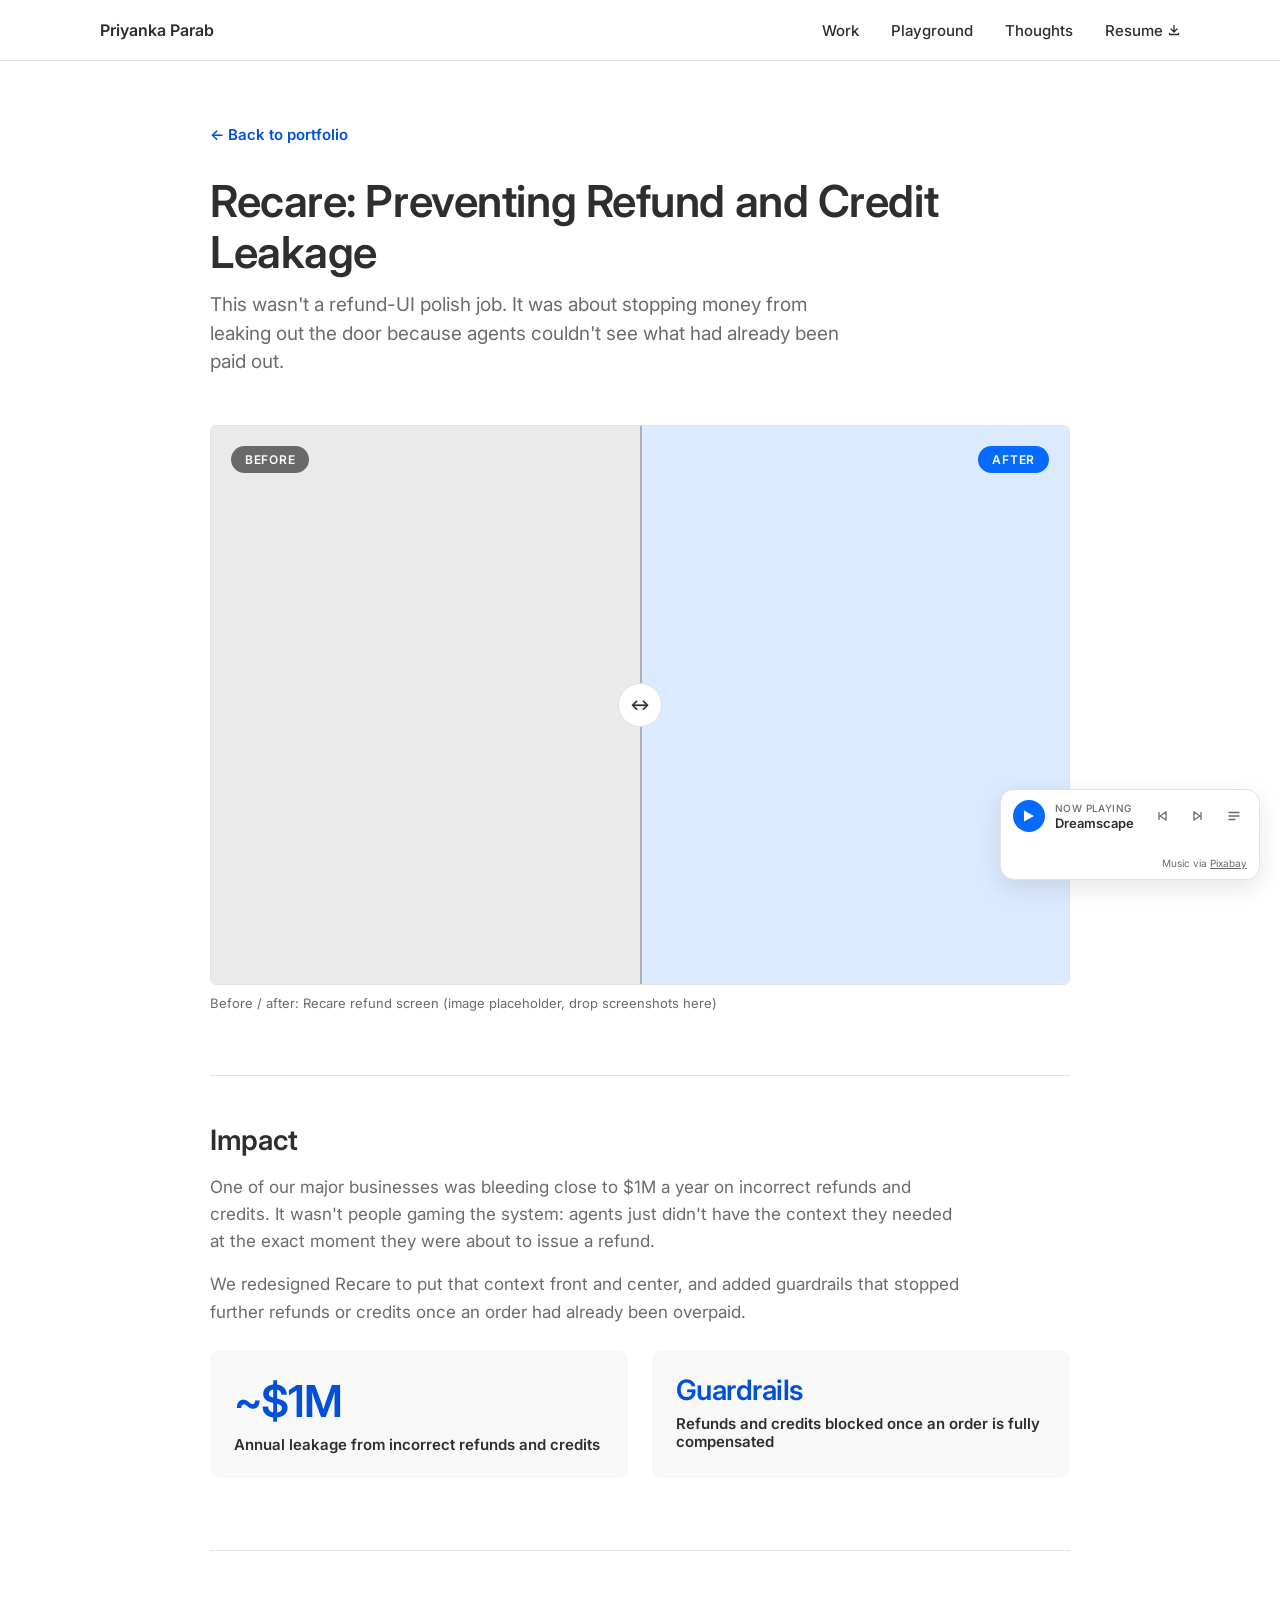
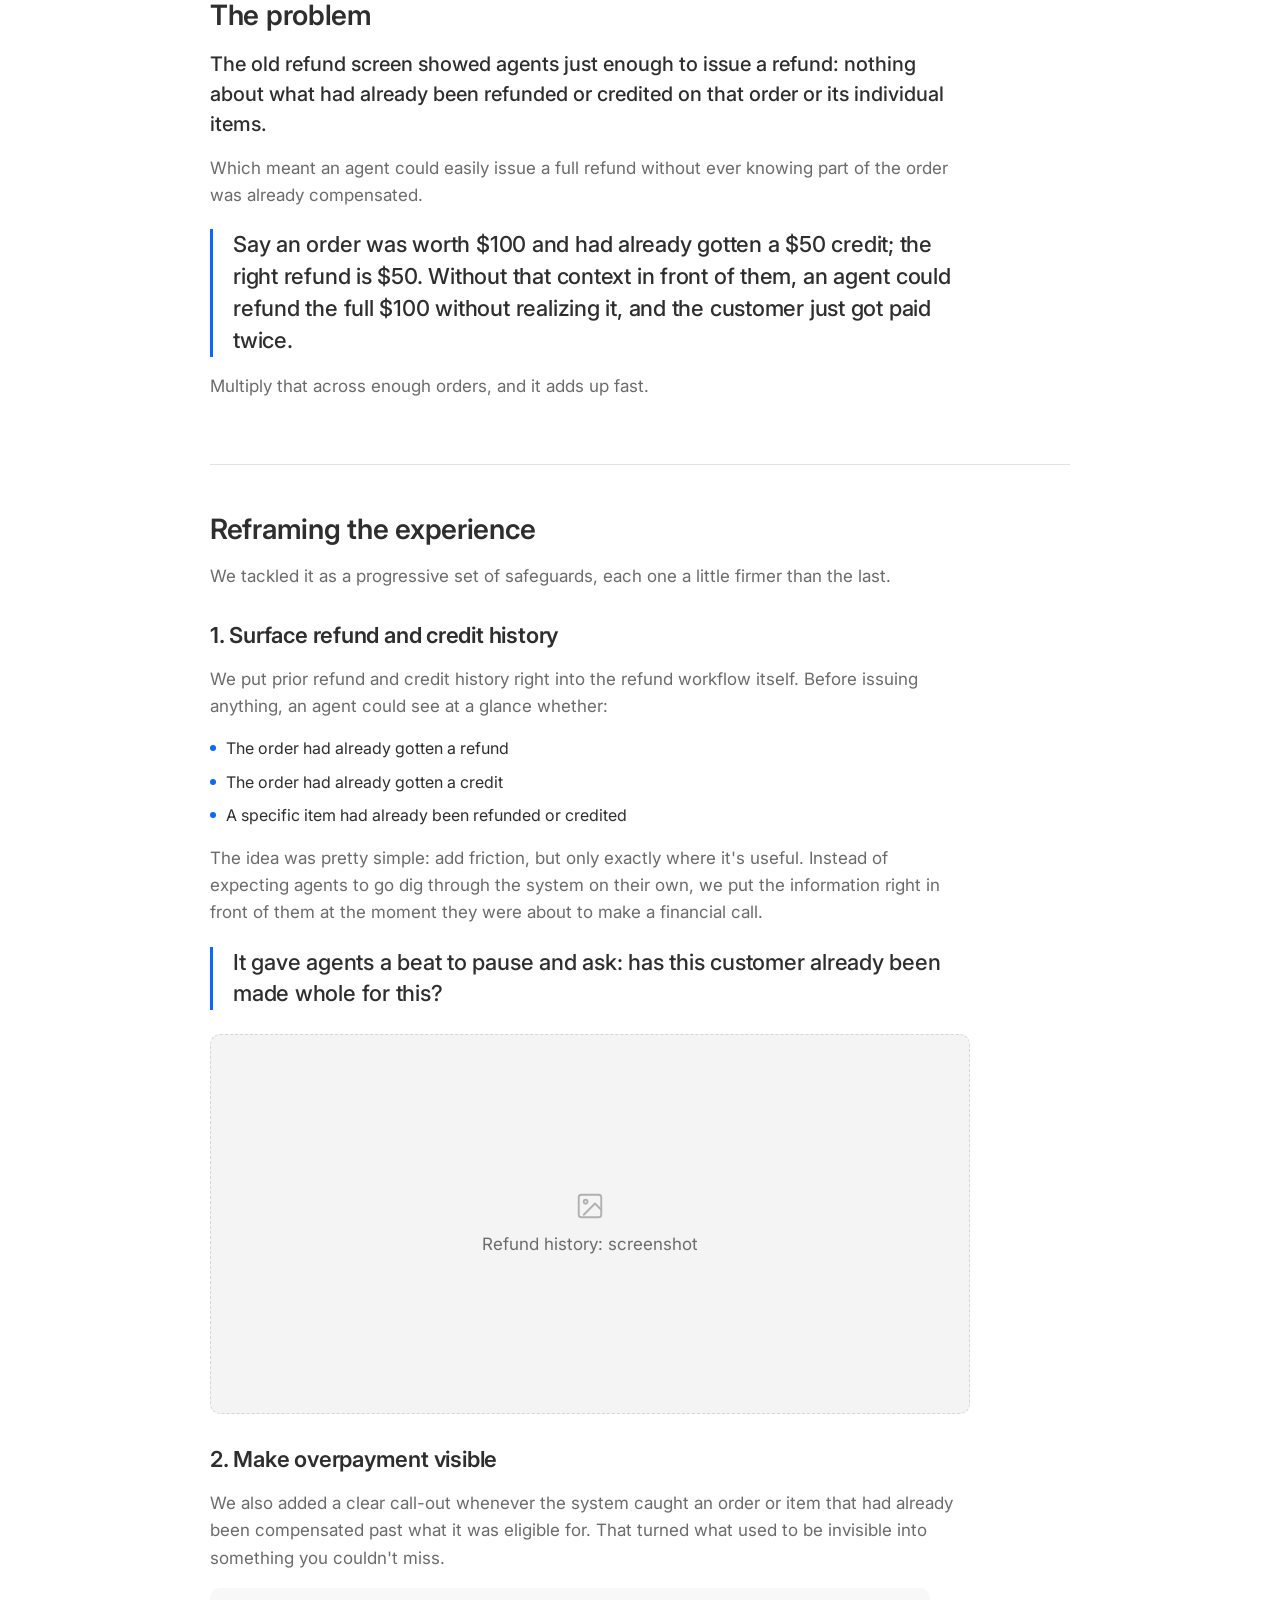
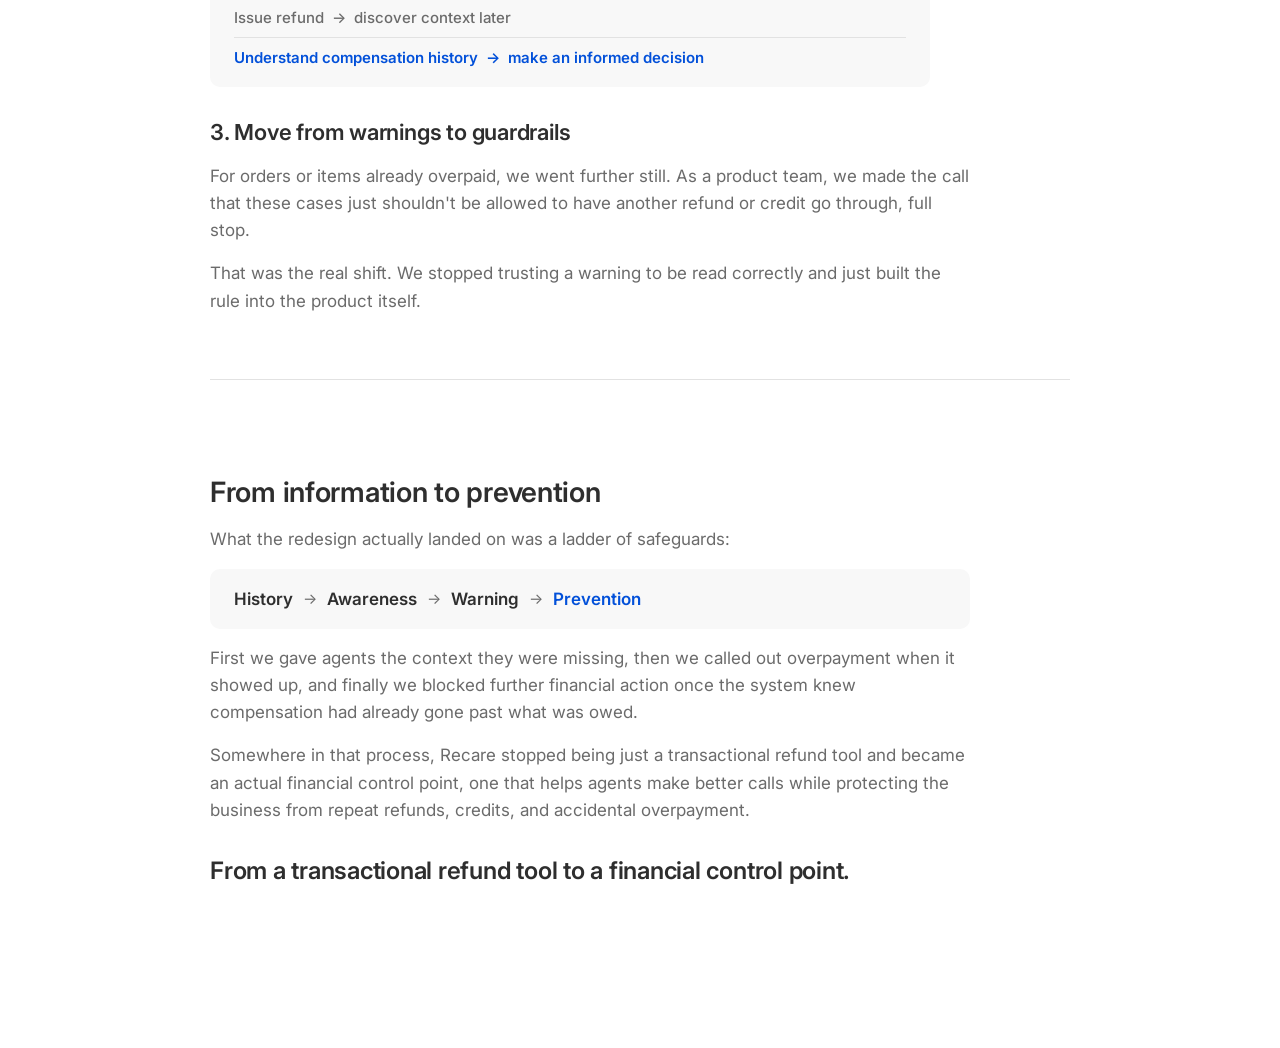
<file: case-study-recare.html>
<!DOCTYPE html>
<html lang="en">
<head>
  <meta charset="UTF-8" />
  <meta name="viewport" content="width=device-width, initial-scale=1.0" />
  <title>Recare | Priyanka Parab</title>
  <link rel="icon" href="images/favicon.svg" type="image/svg+xml" />
  <link rel="icon" href="images/favicon-32.png" sizes="32x32" type="image/png" />
  <link rel="apple-touch-icon" href="images/apple-touch-icon.png" />
  <meta name="description" content="Redesigning Recare to surface compensation history upfront and introduce guardrails that prevent financial leakage." />
  <meta name="robots" content="noindex, nofollow, noarchive" />
  <link rel="preconnect" href="https://fonts.googleapis.com">
  <link rel="preconnect" href="https://fonts.gstatic.com" crossorigin>
  <link href="https://fonts.googleapis.com/css2?family=Inter:wght@400;500;600&display=swap" rel="stylesheet">
  <link rel="stylesheet" href="styles.css" />
</head>
<body>
  <header class="nav">
    <div class="nav-inner">
      <a class="nav-name" href="index.html#top">Priyanka Parab</a>
      <button class="nav-toggle" id="navToggle" aria-label="Toggle menu" aria-expanded="false" aria-controls="navLinks">
        <span></span>
        <span></span>
        <span></span>
      </button>
      <nav class="nav-links" id="navLinks">
        <a href="index.html#work">Work</a>
        <a href="index.html#playground">Playground</a>
        <a href="index.html#thoughts">Thoughts</a>
        <a class="nav-resume" href="files/priyanka-parab-resume.pdf" download="Priyanka-Parab-Resume.pdf">Resume<svg width="12" height="12" viewBox="0 0 12 12" fill="none" xmlns="http://www.w3.org/2000/svg"><path d="M6 1.5V8M6 8L3 5M6 8L9 5" stroke="currentColor" stroke-width="1.3" stroke-linecap="round" stroke-linejoin="round"/><path d="M1.5 9.5V10.5H10.5V9.5" stroke="currentColor" stroke-width="1.3" stroke-linecap="round" stroke-linejoin="round"/></svg></a>
      </nav>
    </div>
  </header>

  <main class="page case-study-page cs-recare" id="top">
    <a class="link-accent" href="index.html#work">← Back to portfolio</a>

    <div class="cs-header">
      <h1 class="cs-title">Recare: Preventing Refund and Credit Leakage</h1>
      <p class="cs-subtitle">This wasn't a refund-UI polish job. It was about stopping money from leaking out the door because agents couldn't see what had already been paid out.</p>
    </div>

    <div class="cs-compare">
      <div class="cs-compare-frame">
        <div class="cs-compare-panel is-before"><span class="cs-compare-badge is-before">Before</span></div>
        <div class="cs-compare-panel is-after"><span class="cs-compare-badge is-after">After</span></div>
        <div class="cs-compare-divider"></div>
        <div class="cs-compare-handle">↔</div>
      </div>
      <p class="cs-compare-caption">Before / after: Recare refund screen (image placeholder, drop screenshots here)</p>
    </div>

    <hr class="divider" />

    <div class="cs-section">
      <h2>Impact</h2>
      <p>One of our major businesses was bleeding close to $1M a year on incorrect refunds and credits. It wasn't people gaming the system: agents just didn't have the context they needed at the exact moment they were about to issue a refund.</p>
      <p>We redesigned Recare to put that context front and center, and added guardrails that stopped further refunds or credits once an order had already been overpaid.</p>
    </div>

    <div class="cs-stats">
      <div class="cs-stat">
        <span class="cs-stat-value">~$1M</span>
        <p class="cs-stat-label">Annual leakage from incorrect refunds and credits</p>
      </div>
      <div class="cs-stat">
        <span class="cs-stat-value cs-stat-value-text">Guardrails</span>
        <p class="cs-stat-label">Refunds and credits blocked once an order is fully compensated</p>
      </div>
    </div>

    <hr class="divider" />

    <div class="cs-section">
      <h2>The problem</h2>
      <p class="cs-lead">The old refund screen showed agents just enough to issue a refund: nothing about what had already been refunded or credited on that order or its individual items.</p>
      <p>Which meant an agent could easily issue a full refund without ever knowing part of the order was already compensated.</p>
      <div class="cs-quote">
        <p>Say an order was worth $100 and had already gotten a $50 credit; the right refund is $50. Without that context in front of them, an agent could refund the full $100 without realizing it, and the customer just got paid twice.</p>
      </div>
      <p>Multiply that across enough orders, and it adds up fast.</p>
    </div>

    <hr class="divider" />

    <div class="cs-section">
      <h2>Reframing the experience</h2>
      <p>We tackled it as a progressive set of safeguards, each one a little firmer than the last.</p>
    </div>

    <div class="cs-section">
      <h3>1. Surface refund and credit history</h3>
      <p>We put prior refund and credit history right into the refund workflow itself. Before issuing anything, an agent could see at a glance whether:</p>
      <div class="cs-bullet-list">
        <div class="cs-bullet-item"><p>The order had already gotten a refund</p></div>
        <div class="cs-bullet-item"><p>The order had already gotten a credit</p></div>
        <div class="cs-bullet-item"><p>A specific item had already been refunded or credited</p></div>
      </div>
      <p>The idea was pretty simple: add friction, but only exactly where it's useful. Instead of expecting agents to go dig through the system on their own, we put the information right in front of them at the moment they were about to make a financial call.</p>
      <div class="cs-quote">
        <p>It gave agents a beat to pause and ask: has this customer already been made whole for this?</p>
      </div>
      <div class="cs-image">
        <svg width="30" height="30" viewBox="0 0 24 24" fill="none" xmlns="http://www.w3.org/2000/svg">
          <rect x="3" y="3" width="18" height="18" rx="2" fill="none" stroke="#B0B0B0" stroke-width="1.5"/>
          <circle cx="8.5" cy="8.5" r="1.5" fill="none" stroke="#B0B0B0" stroke-width="1.5"/>
          <path d="M21 15l-5-5-9 9" fill="none" stroke="#B0B0B0" stroke-width="1.5" stroke-linecap="round" stroke-linejoin="round"/>
        </svg>
        <p class="cs-image-caption">Refund history: screenshot</p>
      </div>
    </div>

    <div class="cs-section">
      <h3>2. Make overpayment visible</h3>
      <p>We also added a clear call-out whenever the system caught an order or item that had already been compensated past what it was eligible for. That turned what used to be invisible into something you couldn't miss.</p>
      <div class="cs-flow">
        <div class="cs-flow-row"><span>Issue refund</span><span>→</span><span>discover context later</span></div>
        <div class="cs-flow-rule"></div>
        <div class="cs-flow-row is-after"><span>Understand compensation history</span><span>→</span><span>make an informed decision</span></div>
      </div>
    </div>

    <div class="cs-section">
      <h3>3. Move from warnings to guardrails</h3>
      <p>For orders or items already overpaid, we went further still. As a product team, we made the call that these cases just shouldn't be allowed to have another refund or credit go through, full stop.</p>
      <p>That was the real shift. We stopped trusting a warning to be read correctly and just built the rule into the product itself.</p>
    </div>

    <hr class="divider" />

    <div class="cs-closing">
      <h2>From information to prevention</h2>
      <p>What the redesign actually landed on was a ladder of safeguards:</p>
      <div class="cs-progression">
        <span>History</span><span class="is-arrow">→</span>
        <span>Awareness</span><span class="is-arrow">→</span>
        <span>Warning</span><span class="is-arrow">→</span>
        <span class="is-final">Prevention</span>
      </div>
      <p>First we gave agents the context they were missing, then we called out overpayment when it showed up, and finally we blocked further financial action once the system knew compensation had already gone past what was owed.</p>
      <p>Somewhere in that process, Recare stopped being just a transactional refund tool and became an actual financial control point, one that helps agents make better calls while protecting the business from repeat refunds, credits, and accidental overpayment.</p>
      <div class="cs-closing-line">
        <p>From a transactional refund tool to a financial control point.</p>
      </div>
    </div>
  </main>

  <div class="visitor-counter" id="visitorCounter" data-visitor-key="recare">
    <svg class="visitor-counter-icon" viewBox="0 0 24 24" fill="none" aria-hidden="true">
      <path d="M1 12s4-7 11-7 11 7 11 7-4 7-11 7-11-7-11-7Z" stroke="currentColor" stroke-width="1.6" stroke-linejoin="round" />
      <circle cx="12" cy="12" r="3" stroke="currentColor" stroke-width="1.6" />
    </svg>
    <span><span class="visitor-counter-value">0</span> visitors</span>
  </div>

  <div class="player" id="player">
    <div class="player-bar">
      <button class="player-toggle" id="playerToggle" aria-label="Play">
        <svg class="icon-play" width="14" height="14" viewBox="0 0 14 14" fill="none" xmlns="http://www.w3.org/2000/svg"><path d="M2 1.5V12.5L12 7L2 1.5Z" fill="currentColor"/></svg>
        <svg class="icon-pause" width="14" height="14" viewBox="0 0 14 14" fill="none" xmlns="http://www.w3.org/2000/svg" style="display:none"><rect x="2" y="1.5" width="3.5" height="11" rx="1" fill="currentColor"/><rect x="8.5" y="1.5" width="3.5" height="11" rx="1" fill="currentColor"/></svg>
      </button>
      <div class="player-info" id="playerListToggle">
        <span class="player-label">Now playing</span>
        <span class="player-track" id="playerTrackName">Dreamscape</span>
      </div>
      <button class="player-nav" id="playerPrev" aria-label="Previous track">
        <svg width="12" height="12" viewBox="0 0 12 12" fill="none" xmlns="http://www.w3.org/2000/svg"><path d="M3 2V10M10 2L4 6L10 10V2Z" stroke="currentColor" stroke-width="1.3" stroke-linejoin="round"/></svg>
      </button>
      <button class="player-nav" id="playerNext" aria-label="Next track">
        <svg width="12" height="12" viewBox="0 0 12 12" fill="none" xmlns="http://www.w3.org/2000/svg"><path d="M9 2V10M2 2L8 6L2 10V2Z" stroke="currentColor" stroke-width="1.3" stroke-linejoin="round"/></svg>
      </button>
      <button class="player-list-btn" id="playerListBtn" aria-label="Show playlist" aria-expanded="false">
        <svg width="14" height="14" viewBox="0 0 14 14" fill="none" xmlns="http://www.w3.org/2000/svg"><path d="M2 3.5H12M2 7H12M2 10.5H8" stroke="currentColor" stroke-width="1.3" stroke-linecap="round"/></svg>
      </button>
    </div>
    <ul class="player-playlist" id="playerPlaylist">
      <li data-index="0"><span class="playlist-name">Dreamscape</span><span class="playlist-artist">Morgan Cross</span></li>
      <li data-index="1"><span class="playlist-name">Peaceful Piano</span><span class="playlist-artist">leberch</span></li>
      <li data-index="2"><span class="playlist-name">Rain Meditation</span><span class="playlist-artist">andriig</span></li>
      <li data-index="3"><span class="playlist-name">Quiet Phase</span><span class="playlist-artist">QuietPhase</span></li>
    </ul>
    <p class="player-credit">Music via <a href="https://pixabay.com/music/" target="_blank" rel="noopener">Pixabay</a></p>
  </div>

  <audio id="audioEl" preload="none"></audio>

  <script>
    const navToggle = document.getElementById('navToggle');
    const navLinks = document.getElementById('navLinks');

    navToggle.addEventListener('click', () => {
      const isOpen = navLinks.classList.toggle('is-open');
      navToggle.classList.toggle('is-open', isOpen);
      navToggle.setAttribute('aria-expanded', String(isOpen));
    });

    navLinks.querySelectorAll('a').forEach((link) => {
      link.addEventListener('click', () => {
        navLinks.classList.remove('is-open');
        navToggle.classList.remove('is-open');
        navToggle.setAttribute('aria-expanded', 'false');
      });
    });

    // Music player
    const playlist = [
      { title: 'Dreamscape', artist: 'Morgan Cross', src: 'audio/track1.mp3' },
      { title: 'Peaceful Piano', artist: 'leberch', src: 'audio/track2.mp3' },
      { title: 'Rain Meditation', artist: 'andriig', src: 'audio/track3.mp3' },
      { title: 'Quiet Phase', artist: 'QuietPhase', src: 'audio/track4.mp3' },
    ];

    const audioEl = document.getElementById('audioEl');
    const playerToggle = document.getElementById('playerToggle');
    const iconPlay = playerToggle.querySelector('.icon-play');
    const iconPause = playerToggle.querySelector('.icon-pause');
    const trackNameEl = document.getElementById('playerTrackName');
    const prevBtn = document.getElementById('playerPrev');
    const nextBtn = document.getElementById('playerNext');
    const listBtn = document.getElementById('playerListBtn');
    const listToggleArea = document.getElementById('playerListToggle');
    const playlistEl = document.getElementById('playerPlaylist');
    const playlistItems = Array.from(playlistEl.querySelectorAll('li'));
    const playerEl = document.getElementById('player');

    let currentIndex = 0;
    let isPlaying = false;

    function loadTrack(index, autoplay) {
      currentIndex = (index + playlist.length) % playlist.length;
      const track = playlist[currentIndex];
      audioEl.src = track.src;
      trackNameEl.textContent = track.title;
      playlistItems.forEach((li) => li.classList.toggle('is-active', Number(li.dataset.index) === currentIndex));
      if (autoplay) {
        audioEl.play().catch(() => {});
      }
    }

    function setPlayingUI(playing) {
      isPlaying = playing;
      iconPlay.style.display = playing ? 'none' : 'block';
      iconPause.style.display = playing ? 'block' : 'none';
      playerToggle.setAttribute('aria-label', playing ? 'Pause' : 'Play');
    }

    playerToggle.addEventListener('click', () => {
      if (!audioEl.src) {
        loadTrack(currentIndex, true);
        return;
      }
      if (audioEl.paused) {
        audioEl.play().catch(() => {});
      } else {
        audioEl.pause();
      }
    });

    prevBtn.addEventListener('click', () => loadTrack(currentIndex - 1, isPlaying));
    nextBtn.addEventListener('click', () => loadTrack(currentIndex + 1, isPlaying));

    audioEl.addEventListener('play', () => setPlayingUI(true));
    audioEl.addEventListener('pause', () => setPlayingUI(false));
    audioEl.addEventListener('ended', () => loadTrack(currentIndex + 1, true));

    listToggleArea.addEventListener('click', () => playerEl.classList.toggle('list-open'));
    listBtn.addEventListener('click', () => {
      const isOpen = playerEl.classList.toggle('list-open');
      listBtn.setAttribute('aria-expanded', String(isOpen));
    });

    playlistItems.forEach((li) => {
      li.addEventListener('click', () => {
        loadTrack(Number(li.dataset.index), true);
        playerEl.classList.remove('list-open');
      });
    });

    trackNameEl.textContent = playlist[0].title;
    playlistItems[0].classList.add('is-active');
  </script>
  <script src="visitor-counter.js"></script>
</body>
</html>
</file>
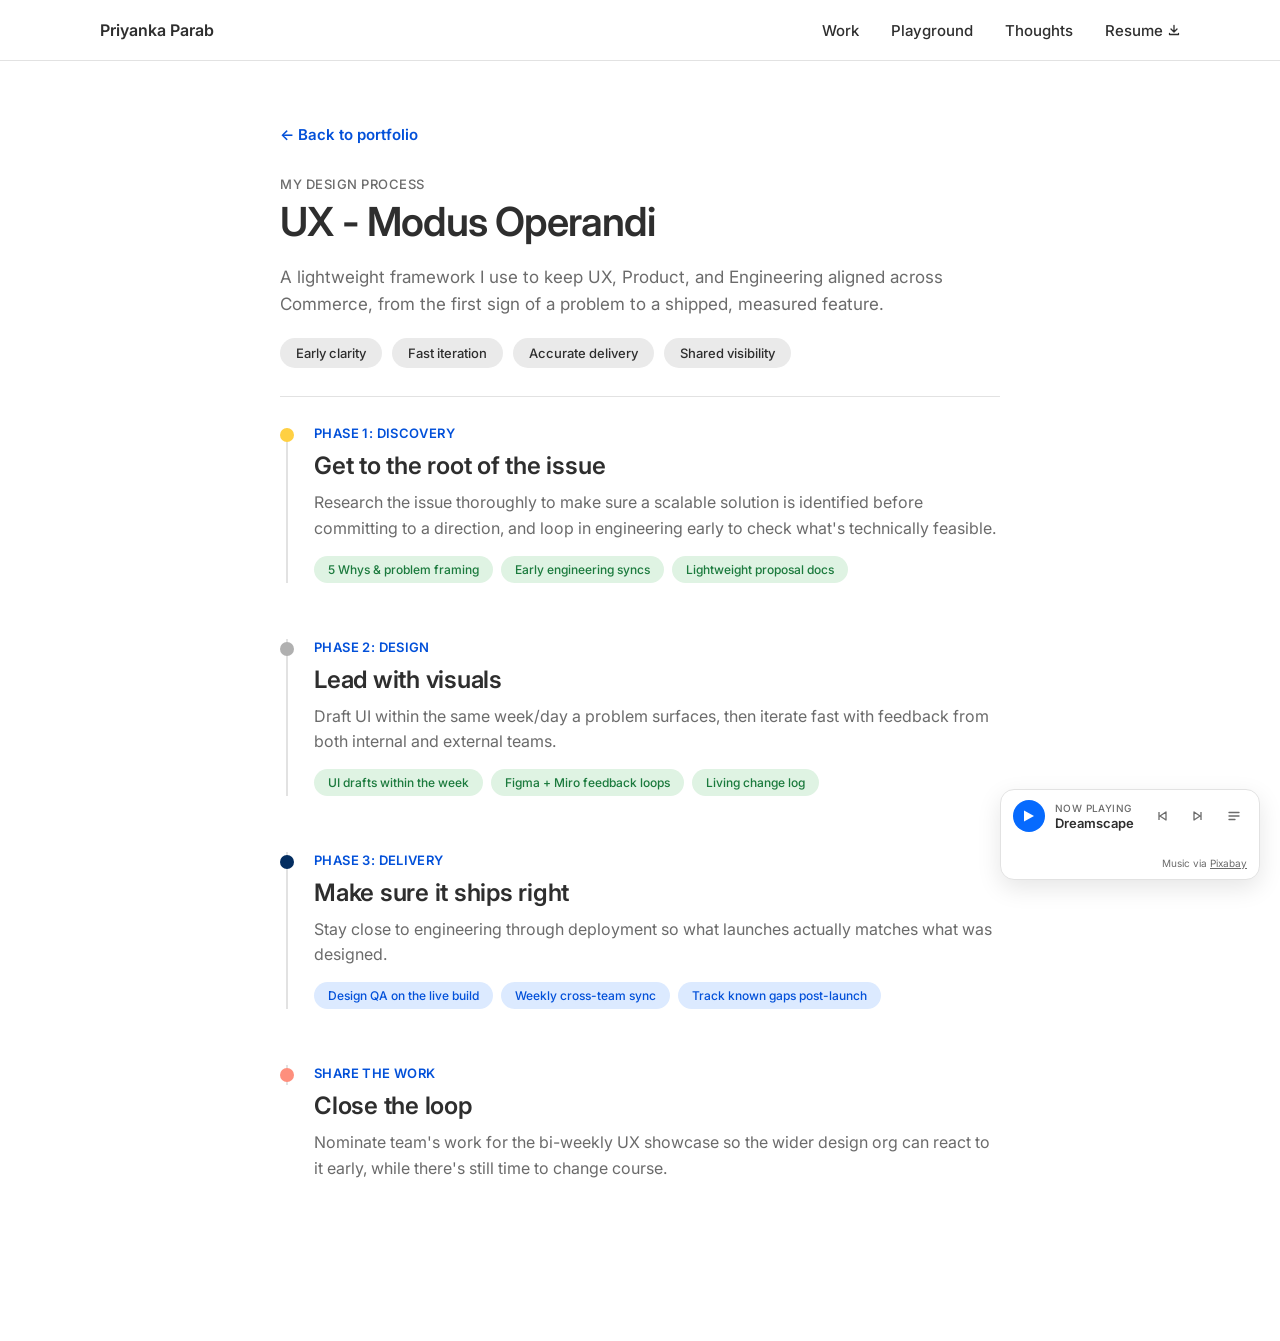
<file: design-process.html>
<!DOCTYPE html>
<html lang="en">
<head>
  <meta charset="UTF-8" />
  <meta name="viewport" content="width=device-width, initial-scale=1.0" />
  <title>My Design Process | Priyanka Parab</title>
  <link rel="icon" href="images/favicon.svg" type="image/svg+xml" />
  <link rel="icon" href="images/favicon-32.png" sizes="32x32" type="image/png" />
  <link rel="apple-touch-icon" href="images/apple-touch-icon.png" />
  <meta name="description" content="A lightweight framework for keeping UX, Product, and Engineering aligned, from the first sign of a problem to a shipped, measured feature." />
  <link rel="preconnect" href="https://fonts.googleapis.com">
  <link rel="preconnect" href="https://fonts.gstatic.com" crossorigin>
  <link href="https://fonts.googleapis.com/css2?family=Inter:wght@400;500;600&display=swap" rel="stylesheet">
  <link rel="stylesheet" href="styles.css" />
</head>
<body>
  <header class="nav">
    <div class="nav-inner">
      <a class="nav-name" href="index.html#top">Priyanka Parab</a>
      <button class="nav-toggle" id="navToggle" aria-label="Toggle menu" aria-expanded="false" aria-controls="navLinks">
        <span></span>
        <span></span>
        <span></span>
      </button>
      <nav class="nav-links" id="navLinks">
        <a href="index.html#work">Work</a>
        <a href="index.html#playground">Playground</a>
        <a href="index.html#thoughts">Thoughts</a>
        <a class="nav-resume" href="files/priyanka-parab-resume.pdf" download="Priyanka-Parab-Resume.pdf">Resume<svg width="12" height="12" viewBox="0 0 12 12" fill="none" xmlns="http://www.w3.org/2000/svg"><path d="M6 1.5V8M6 8L3 5M6 8L9 5" stroke="currentColor" stroke-width="1.3" stroke-linecap="round" stroke-linejoin="round"/><path d="M1.5 9.5V10.5H10.5V9.5" stroke="currentColor" stroke-width="1.3" stroke-linecap="round" stroke-linejoin="round"/></svg></a>
      </nav>
    </div>
  </header>

  <main class="page process-page" id="top">
    <a class="link-accent" href="index.html#thoughts">← Back to portfolio</a>

    <div class="process-header">
      <span class="process-eyebrow">My design process</span>
      <h1 class="process-title">UX - Modus Operandi</h1>
    </div>

    <div class="process-intro">
      <p>A lightweight framework I use to keep UX, Product, and Engineering aligned across Commerce, from the first sign of a problem to a shipped, measured feature.</p>
      <div class="process-pills">
        <span class="pill">Early clarity</span>
        <span class="pill">Fast iteration</span>
        <span class="pill">Accurate delivery</span>
        <span class="pill">Shared visibility</span>
      </div>
    </div>

    <hr class="divider" />

    <div class="timeline">
      <div class="timeline-item">
        <div class="timeline-track"><span class="timeline-dot timeline-dot-wismo"></span></div>
        <div class="phase-content">
          <span class="phase-eyebrow">Phase 1: Discovery</span>
          <h2 class="phase-title">Get to the root of the issue</h2>
          <p class="phase-body">Research the issue thoroughly to make sure a scalable solution is identified before committing to a direction, and loop in engineering early to check what's technically feasible.</p>
          <div class="phase-tags">
            <span class="tag tag-going">5 Whys &amp; problem framing</span>
            <span class="tag tag-going">Early engineering syncs</span>
            <span class="tag tag-going">Lightweight proposal docs</span>
          </div>
        </div>
      </div>

      <div class="timeline-item">
        <div class="timeline-track"><span class="timeline-dot timeline-dot-customer360"></span></div>
        <div class="phase-content">
          <span class="phase-eyebrow">Phase 2: Design</span>
          <h2 class="phase-title">Lead with visuals</h2>
          <p class="phase-body">Draft UI within the same week/day a problem surfaces, then iterate fast with feedback from both internal and external teams.</p>
          <div class="phase-tags">
            <span class="tag tag-going">UI drafts within the week</span>
            <span class="tag tag-going">Figma + Miro feedback loops</span>
            <span class="tag tag-going">Living change log</span>
          </div>
        </div>
      </div>

      <div class="timeline-item">
        <div class="timeline-track"><span class="timeline-dot timeline-dot-recare"></span></div>
        <div class="phase-content">
          <span class="phase-eyebrow">Phase 3: Delivery</span>
          <h2 class="phase-title">Make sure it ships right</h2>
          <p class="phase-body">Stay close to engineering through deployment so what launches actually matches what was designed.</p>
          <div class="phase-tags">
            <span class="tag tag-new">Design QA on the live build</span>
            <span class="tag tag-new">Weekly cross-team sync</span>
            <span class="tag tag-new">Track known gaps post-launch</span>
          </div>
        </div>
      </div>

      <div class="timeline-item">
        <div class="timeline-track"><span class="timeline-dot timeline-dot-order"></span></div>
        <div class="phase-content">
          <span class="phase-eyebrow">Share the work</span>
          <h2 class="phase-title">Close the loop</h2>
          <p class="phase-body">Nominate team's work for the bi-weekly UX showcase so the wider design org can react to it early, while there's still time to change course.</p>
        </div>
      </div>
    </div>
  </main>

  <div class="player" id="player">
    <div class="player-bar">
      <button class="player-toggle" id="playerToggle" aria-label="Play">
        <svg class="icon-play" width="14" height="14" viewBox="0 0 14 14" fill="none" xmlns="http://www.w3.org/2000/svg"><path d="M2 1.5V12.5L12 7L2 1.5Z" fill="currentColor"/></svg>
        <svg class="icon-pause" width="14" height="14" viewBox="0 0 14 14" fill="none" xmlns="http://www.w3.org/2000/svg" style="display:none"><rect x="2" y="1.5" width="3.5" height="11" rx="1" fill="currentColor"/><rect x="8.5" y="1.5" width="3.5" height="11" rx="1" fill="currentColor"/></svg>
      </button>
      <div class="player-info" id="playerListToggle">
        <span class="player-label">Now playing</span>
        <span class="player-track" id="playerTrackName">Dreamscape</span>
      </div>
      <button class="player-nav" id="playerPrev" aria-label="Previous track">
        <svg width="12" height="12" viewBox="0 0 12 12" fill="none" xmlns="http://www.w3.org/2000/svg"><path d="M3 2V10M10 2L4 6L10 10V2Z" stroke="currentColor" stroke-width="1.3" stroke-linejoin="round"/></svg>
      </button>
      <button class="player-nav" id="playerNext" aria-label="Next track">
        <svg width="12" height="12" viewBox="0 0 12 12" fill="none" xmlns="http://www.w3.org/2000/svg"><path d="M9 2V10M2 2L8 6L2 10V2Z" stroke="currentColor" stroke-width="1.3" stroke-linejoin="round"/></svg>
      </button>
      <button class="player-list-btn" id="playerListBtn" aria-label="Show playlist" aria-expanded="false">
        <svg width="14" height="14" viewBox="0 0 14 14" fill="none" xmlns="http://www.w3.org/2000/svg"><path d="M2 3.5H12M2 7H12M2 10.5H8" stroke="currentColor" stroke-width="1.3" stroke-linecap="round"/></svg>
      </button>
    </div>
    <ul class="player-playlist" id="playerPlaylist">
      <li data-index="0"><span class="playlist-name">Dreamscape</span><span class="playlist-artist">Morgan Cross</span></li>
      <li data-index="1"><span class="playlist-name">Peaceful Piano</span><span class="playlist-artist">leberch</span></li>
      <li data-index="2"><span class="playlist-name">Rain Meditation</span><span class="playlist-artist">andriig</span></li>
      <li data-index="3"><span class="playlist-name">Quiet Phase</span><span class="playlist-artist">QuietPhase</span></li>
    </ul>
    <p class="player-credit">Music via <a href="https://pixabay.com/music/" target="_blank" rel="noopener">Pixabay</a></p>
  </div>

  <audio id="audioEl" preload="none"></audio>

  <script>
    const navToggle = document.getElementById('navToggle');
    const navLinks = document.getElementById('navLinks');

    navToggle.addEventListener('click', () => {
      const isOpen = navLinks.classList.toggle('is-open');
      navToggle.classList.toggle('is-open', isOpen);
      navToggle.setAttribute('aria-expanded', String(isOpen));
    });

    navLinks.querySelectorAll('a').forEach((link) => {
      link.addEventListener('click', () => {
        navLinks.classList.remove('is-open');
        navToggle.classList.remove('is-open');
        navToggle.setAttribute('aria-expanded', 'false');
      });
    });

    // Music player
    const playlist = [
      { title: 'Dreamscape', artist: 'Morgan Cross', src: 'audio/track1.mp3' },
      { title: 'Peaceful Piano', artist: 'leberch', src: 'audio/track2.mp3' },
      { title: 'Rain Meditation', artist: 'andriig', src: 'audio/track3.mp3' },
      { title: 'Quiet Phase', artist: 'QuietPhase', src: 'audio/track4.mp3' },
    ];

    const audioEl = document.getElementById('audioEl');
    const playerToggle = document.getElementById('playerToggle');
    const iconPlay = playerToggle.querySelector('.icon-play');
    const iconPause = playerToggle.querySelector('.icon-pause');
    const trackNameEl = document.getElementById('playerTrackName');
    const prevBtn = document.getElementById('playerPrev');
    const nextBtn = document.getElementById('playerNext');
    const listBtn = document.getElementById('playerListBtn');
    const listToggleArea = document.getElementById('playerListToggle');
    const playlistEl = document.getElementById('playerPlaylist');
    const playlistItems = Array.from(playlistEl.querySelectorAll('li'));
    const playerEl = document.getElementById('player');

    let currentIndex = 0;
    let isPlaying = false;

    function loadTrack(index, autoplay) {
      currentIndex = (index + playlist.length) % playlist.length;
      const track = playlist[currentIndex];
      audioEl.src = track.src;
      trackNameEl.textContent = track.title;
      playlistItems.forEach((li) => li.classList.toggle('is-active', Number(li.dataset.index) === currentIndex));
      if (autoplay) {
        audioEl.play().catch(() => {});
      }
    }

    function setPlayingUI(playing) {
      isPlaying = playing;
      iconPlay.style.display = playing ? 'none' : 'block';
      iconPause.style.display = playing ? 'block' : 'none';
      playerToggle.setAttribute('aria-label', playing ? 'Pause' : 'Play');
    }

    playerToggle.addEventListener('click', () => {
      if (!audioEl.src) {
        loadTrack(currentIndex, true);
        return;
      }
      if (audioEl.paused) {
        audioEl.play().catch(() => {});
      } else {
        audioEl.pause();
      }
    });

    prevBtn.addEventListener('click', () => loadTrack(currentIndex - 1, isPlaying));
    nextBtn.addEventListener('click', () => loadTrack(currentIndex + 1, isPlaying));

    audioEl.addEventListener('play', () => setPlayingUI(true));
    audioEl.addEventListener('pause', () => setPlayingUI(false));
    audioEl.addEventListener('ended', () => loadTrack(currentIndex + 1, true));

    listToggleArea.addEventListener('click', () => playerEl.classList.toggle('list-open'));
    listBtn.addEventListener('click', () => {
      const isOpen = playerEl.classList.toggle('list-open');
      listBtn.setAttribute('aria-expanded', String(isOpen));
    });

    playlistItems.forEach((li) => {
      li.addEventListener('click', () => {
        loadTrack(Number(li.dataset.index), true);
        playerEl.classList.remove('list-open');
      });
    });

    trackNameEl.textContent = playlist[0].title;
    playlistItems[0].classList.add('is-active');
  </script>
</body>
</html>
</file>
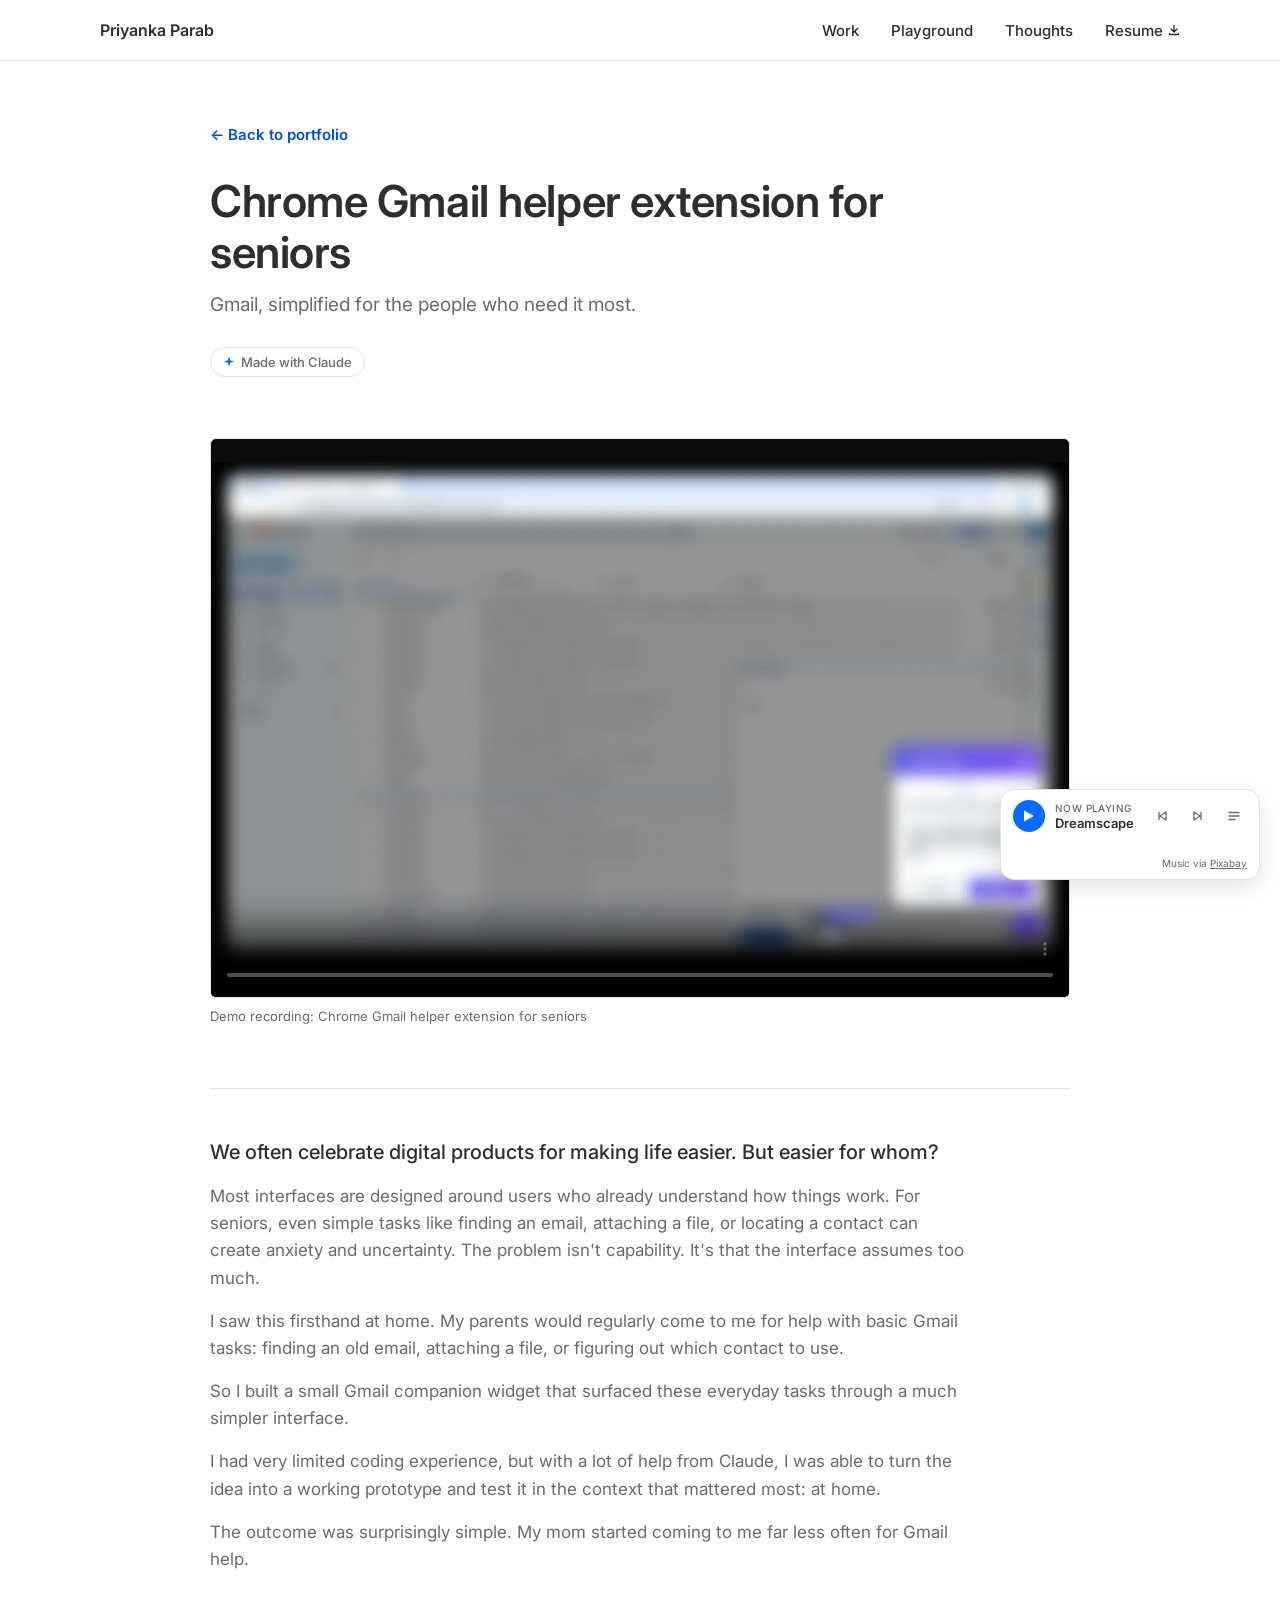
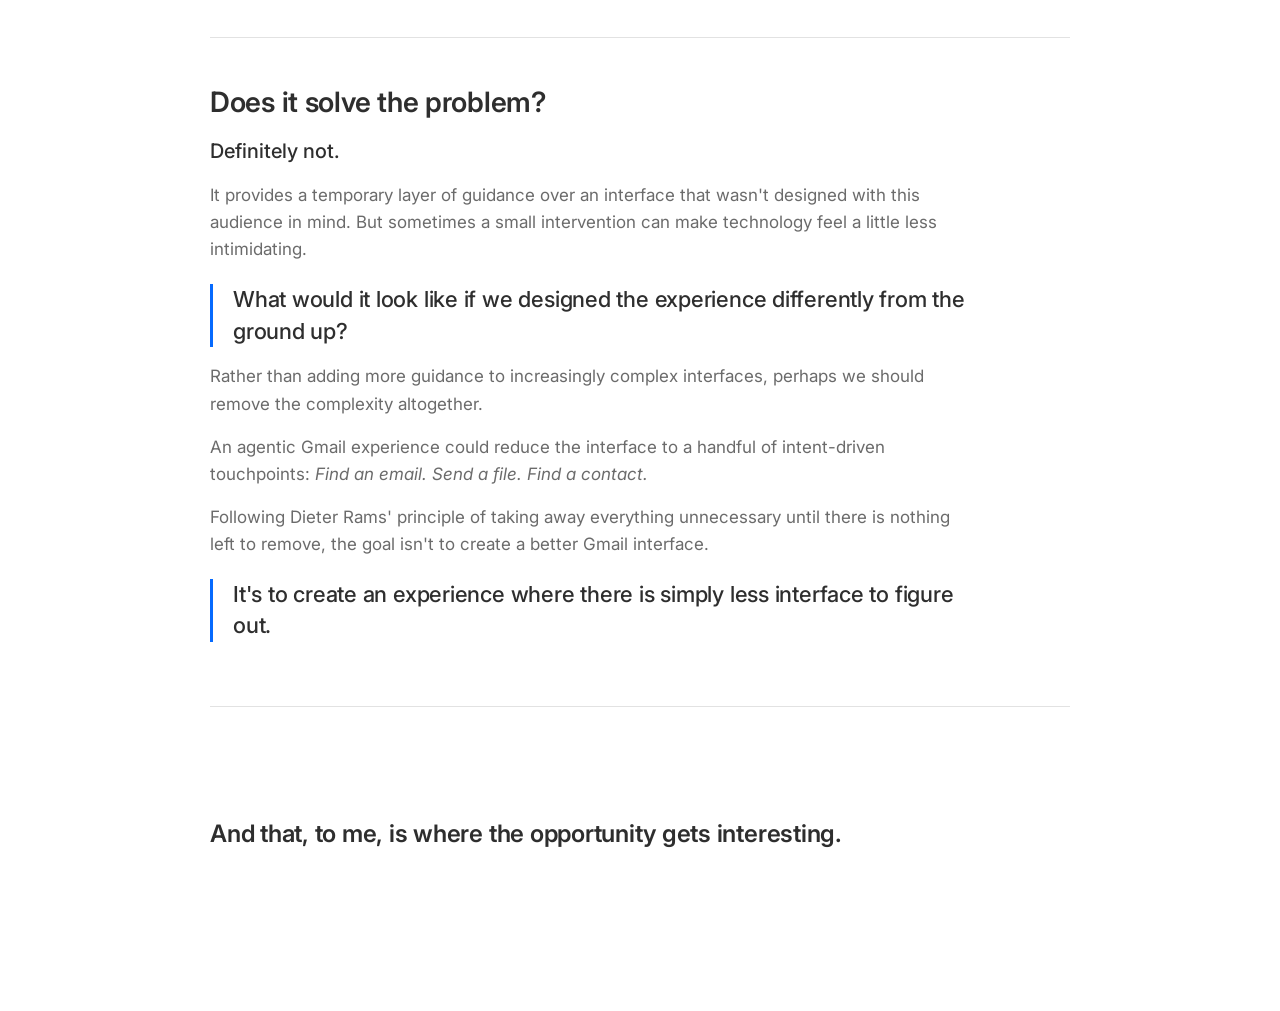
<file: playground-gmail-helper.html>
<!DOCTYPE html>
<html lang="en">
<head>
  <meta charset="UTF-8" />
  <meta name="viewport" content="width=device-width, initial-scale=1.0" />
  <title>Chrome Gmail Helper for Seniors | Priyanka Parab</title>
  <link rel="icon" href="images/favicon.svg" type="image/svg+xml" />
  <link rel="icon" href="images/favicon-32.png" sizes="32x32" type="image/png" />
  <link rel="apple-touch-icon" href="images/apple-touch-icon.png" />
  <meta name="description" content="A Chrome extension that makes Gmail easier to use for seniors." />
  <link rel="preconnect" href="https://fonts.googleapis.com">
  <link rel="preconnect" href="https://fonts.gstatic.com" crossorigin>
  <link href="https://fonts.googleapis.com/css2?family=Inter:wght@400;500;600&display=swap" rel="stylesheet">
  <link rel="stylesheet" href="styles.css" />
</head>
<body>
  <header class="nav">
    <div class="nav-inner">
      <a class="nav-name" href="index.html#top">Priyanka Parab</a>
      <button class="nav-toggle" id="navToggle" aria-label="Toggle menu" aria-expanded="false" aria-controls="navLinks">
        <span></span>
        <span></span>
        <span></span>
      </button>
      <nav class="nav-links" id="navLinks">
        <a href="index.html#work">Work</a>
        <a href="index.html#playground">Playground</a>
        <a href="index.html#thoughts">Thoughts</a>
        <a class="nav-resume" href="files/priyanka-parab-resume.pdf" download="Priyanka-Parab-Resume.pdf">Resume<svg width="12" height="12" viewBox="0 0 12 12" fill="none" xmlns="http://www.w3.org/2000/svg"><path d="M6 1.5V8M6 8L3 5M6 8L9 5" stroke="currentColor" stroke-width="1.3" stroke-linecap="round" stroke-linejoin="round"/><path d="M1.5 9.5V10.5H10.5V9.5" stroke="currentColor" stroke-width="1.3" stroke-linecap="round" stroke-linejoin="round"/></svg></a>
      </nav>
    </div>
  </header>

  <main class="page case-study-page cs-gmail-helper" id="top">
    <a class="link-accent" href="index.html#playground">← Back to portfolio</a>

    <div class="cs-header">
      <h1 class="cs-title">Chrome Gmail helper extension for seniors</h1>
      <p class="cs-subtitle">Gmail, simplified for the people who need it most.</p>
      <p class="cs-made-with"><svg width="12" height="12" viewBox="0 0 12 12" fill="none" xmlns="http://www.w3.org/2000/svg"><path d="M6 0.5L7.2 4.3L11 5.5L7.2 6.7L6 10.5L4.8 6.7L1 5.5L4.8 4.3L6 0.5Z" fill="currentColor"/></svg>Made with Claude</p>
    </div>

    <div class="cs-video">
      <div class="cs-video-frame">
        <video class="cs-video-player" controls preload="metadata" poster="videos/gmail-helper-demo-poster.webp">
          <source src="videos/gmail-helper-demo.mp4" type="video/mp4" />
          Your browser doesn't support embedded video. <a href="videos/gmail-helper-demo.mp4">Download the recording</a> instead.
        </video>
      </div>
      <p class="cs-compare-caption">Demo recording: Chrome Gmail helper extension for seniors</p>
    </div>

    <hr class="divider" />

    <div class="cs-section">
      <p class="cs-lead">We often celebrate digital products for making life easier. But easier for whom?</p>
      <p>Most interfaces are designed around users who already understand how things work. For seniors, even simple tasks like finding an email, attaching a file, or locating a contact can create anxiety and uncertainty. The problem isn't capability. It's that the interface assumes too much.</p>
      <p>I saw this firsthand at home. My parents would regularly come to me for help with basic Gmail tasks: finding an old email, attaching a file, or figuring out which contact to use.</p>
      <p>So I built a small Gmail companion widget that surfaced these everyday tasks through a much simpler interface.</p>
      <p>I had very limited coding experience, but with a lot of help from Claude, I was able to turn the idea into a working prototype and test it in the context that mattered most: at home.</p>
      <p>The outcome was surprisingly simple. My mom started coming to me far less often for Gmail help.</p>
    </div>

    <hr class="divider" />

    <div class="cs-section">
      <h2>Does it solve the problem?</h2>
      <p class="cs-lead">Definitely not.</p>
      <p>It provides a temporary layer of guidance over an interface that wasn't designed with this audience in mind. But sometimes a small intervention can make technology feel a little less intimidating.</p>
      <div class="cs-quote">
        <p>What would it look like if we designed the experience differently from the ground up?</p>
      </div>
      <p>Rather than adding more guidance to increasingly complex interfaces, perhaps we should remove the complexity altogether.</p>
      <p>An agentic Gmail experience could reduce the interface to a handful of intent-driven touchpoints: <em>Find an email. Send a file. Find a contact.</em></p>
      <p>Following Dieter Rams' principle of taking away everything unnecessary until there is nothing left to remove, the goal isn't to create a better Gmail interface.</p>
      <div class="cs-quote">
        <p>It's to create an experience where there is simply less interface to figure out.</p>
      </div>
    </div>

    <hr class="divider" />

    <div class="cs-closing">
      <div class="cs-closing-line">
        <p>And that, to me, is where the opportunity gets interesting.</p>
      </div>
    </div>
  </main>

  <div class="player" id="player">
    <div class="player-bar">
      <button class="player-toggle" id="playerToggle" aria-label="Play">
        <svg class="icon-play" width="14" height="14" viewBox="0 0 14 14" fill="none" xmlns="http://www.w3.org/2000/svg"><path d="M2 1.5V12.5L12 7L2 1.5Z" fill="currentColor"/></svg>
        <svg class="icon-pause" width="14" height="14" viewBox="0 0 14 14" fill="none" xmlns="http://www.w3.org/2000/svg" style="display:none"><rect x="2" y="1.5" width="3.5" height="11" rx="1" fill="currentColor"/><rect x="8.5" y="1.5" width="3.5" height="11" rx="1" fill="currentColor"/></svg>
      </button>
      <div class="player-info" id="playerListToggle">
        <span class="player-label">Now playing</span>
        <span class="player-track" id="playerTrackName">Dreamscape</span>
      </div>
      <button class="player-nav" id="playerPrev" aria-label="Previous track">
        <svg width="12" height="12" viewBox="0 0 12 12" fill="none" xmlns="http://www.w3.org/2000/svg"><path d="M3 2V10M10 2L4 6L10 10V2Z" stroke="currentColor" stroke-width="1.3" stroke-linejoin="round"/></svg>
      </button>
      <button class="player-nav" id="playerNext" aria-label="Next track">
        <svg width="12" height="12" viewBox="0 0 12 12" fill="none" xmlns="http://www.w3.org/2000/svg"><path d="M9 2V10M2 2L8 6L2 10V2Z" stroke="currentColor" stroke-width="1.3" stroke-linejoin="round"/></svg>
      </button>
      <button class="player-list-btn" id="playerListBtn" aria-label="Show playlist" aria-expanded="false">
        <svg width="14" height="14" viewBox="0 0 14 14" fill="none" xmlns="http://www.w3.org/2000/svg"><path d="M2 3.5H12M2 7H12M2 10.5H8" stroke="currentColor" stroke-width="1.3" stroke-linecap="round"/></svg>
      </button>
    </div>
    <ul class="player-playlist" id="playerPlaylist">
      <li data-index="0"><span class="playlist-name">Dreamscape</span><span class="playlist-artist">Morgan Cross</span></li>
      <li data-index="1"><span class="playlist-name">Peaceful Piano</span><span class="playlist-artist">leberch</span></li>
      <li data-index="2"><span class="playlist-name">Rain Meditation</span><span class="playlist-artist">andriig</span></li>
      <li data-index="3"><span class="playlist-name">Quiet Phase</span><span class="playlist-artist">QuietPhase</span></li>
    </ul>
    <p class="player-credit">Music via <a href="https://pixabay.com/music/" target="_blank" rel="noopener">Pixabay</a></p>
  </div>

  <audio id="audioEl" preload="none"></audio>

  <script>
    const navToggle = document.getElementById('navToggle');
    const navLinks = document.getElementById('navLinks');

    navToggle.addEventListener('click', () => {
      const isOpen = navLinks.classList.toggle('is-open');
      navToggle.classList.toggle('is-open', isOpen);
      navToggle.setAttribute('aria-expanded', String(isOpen));
    });

    navLinks.querySelectorAll('a').forEach((link) => {
      link.addEventListener('click', () => {
        navLinks.classList.remove('is-open');
        navToggle.classList.remove('is-open');
        navToggle.setAttribute('aria-expanded', 'false');
      });
    });

    // Music player
    const playlist = [
      { title: 'Dreamscape', artist: 'Morgan Cross', src: 'audio/track1.mp3' },
      { title: 'Peaceful Piano', artist: 'leberch', src: 'audio/track2.mp3' },
      { title: 'Rain Meditation', artist: 'andriig', src: 'audio/track3.mp3' },
      { title: 'Quiet Phase', artist: 'QuietPhase', src: 'audio/track4.mp3' },
    ];

    const audioEl = document.getElementById('audioEl');
    const playerToggle = document.getElementById('playerToggle');
    const iconPlay = playerToggle.querySelector('.icon-play');
    const iconPause = playerToggle.querySelector('.icon-pause');
    const trackNameEl = document.getElementById('playerTrackName');
    const prevBtn = document.getElementById('playerPrev');
    const nextBtn = document.getElementById('playerNext');
    const listBtn = document.getElementById('playerListBtn');
    const listToggleArea = document.getElementById('playerListToggle');
    const playlistEl = document.getElementById('playerPlaylist');
    const playlistItems = Array.from(playlistEl.querySelectorAll('li'));
    const playerEl = document.getElementById('player');

    let currentIndex = 0;
    let isPlaying = false;

    function loadTrack(index, autoplay) {
      currentIndex = (index + playlist.length) % playlist.length;
      const track = playlist[currentIndex];
      audioEl.src = track.src;
      trackNameEl.textContent = track.title;
      playlistItems.forEach((li) => li.classList.toggle('is-active', Number(li.dataset.index) === currentIndex));
      if (autoplay) {
        audioEl.play().catch(() => {});
      }
    }

    function setPlayingUI(playing) {
      isPlaying = playing;
      iconPlay.style.display = playing ? 'none' : 'block';
      iconPause.style.display = playing ? 'block' : 'none';
      playerToggle.setAttribute('aria-label', playing ? 'Pause' : 'Play');
    }

    playerToggle.addEventListener('click', () => {
      if (!audioEl.src) {
        loadTrack(currentIndex, true);
        return;
      }
      if (audioEl.paused) {
        audioEl.play().catch(() => {});
      } else {
        audioEl.pause();
      }
    });

    prevBtn.addEventListener('click', () => loadTrack(currentIndex - 1, isPlaying));
    nextBtn.addEventListener('click', () => loadTrack(currentIndex + 1, isPlaying));

    audioEl.addEventListener('play', () => setPlayingUI(true));
    audioEl.addEventListener('pause', () => setPlayingUI(false));
    audioEl.addEventListener('ended', () => loadTrack(currentIndex + 1, true));

    listToggleArea.addEventListener('click', () => playerEl.classList.toggle('list-open'));
    listBtn.addEventListener('click', () => {
      const isOpen = playerEl.classList.toggle('list-open');
      listBtn.setAttribute('aria-expanded', String(isOpen));
    });

    playlistItems.forEach((li) => {
      li.addEventListener('click', () => {
        loadTrack(Number(li.dataset.index), true);
        playerEl.classList.remove('list-open');
      });
    });

    trackNameEl.textContent = playlist[0].title;
    playlistItems[0].classList.add('is-active');
  </script>
</body>
</html>
</file>
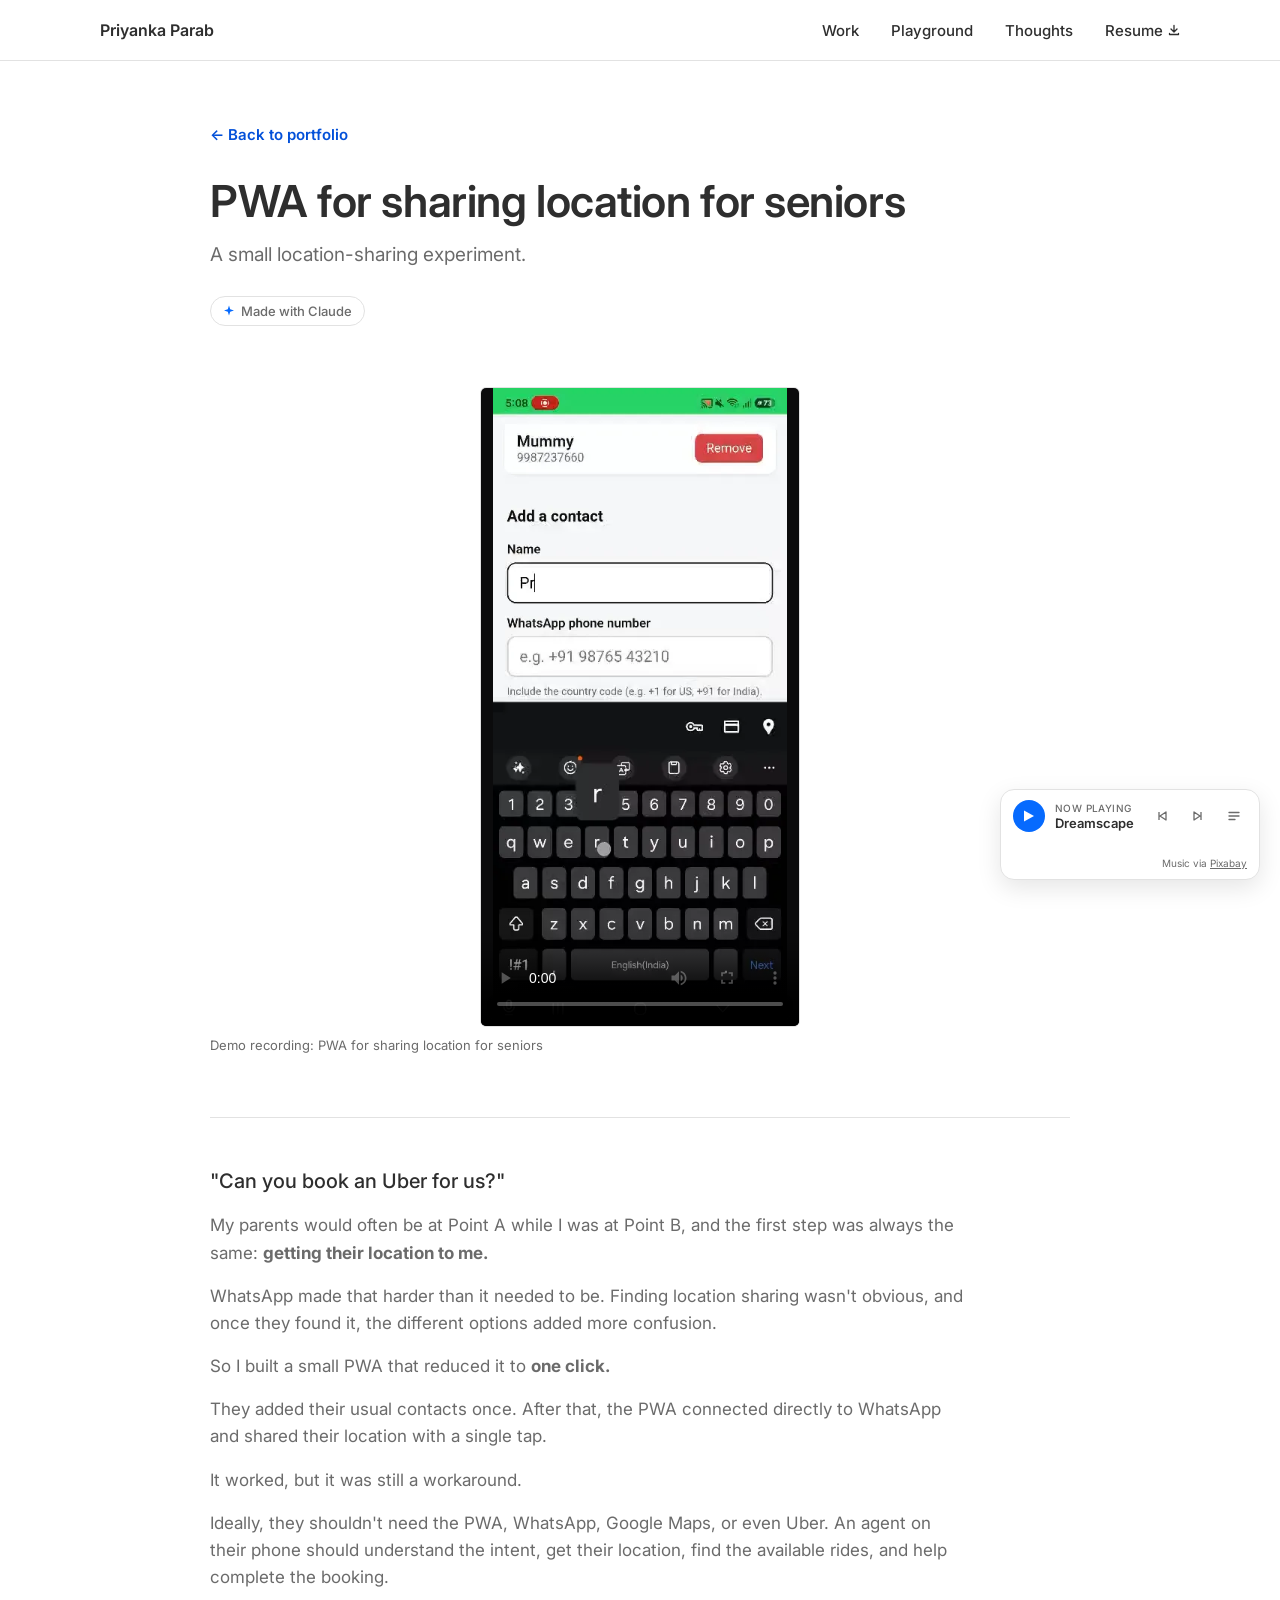
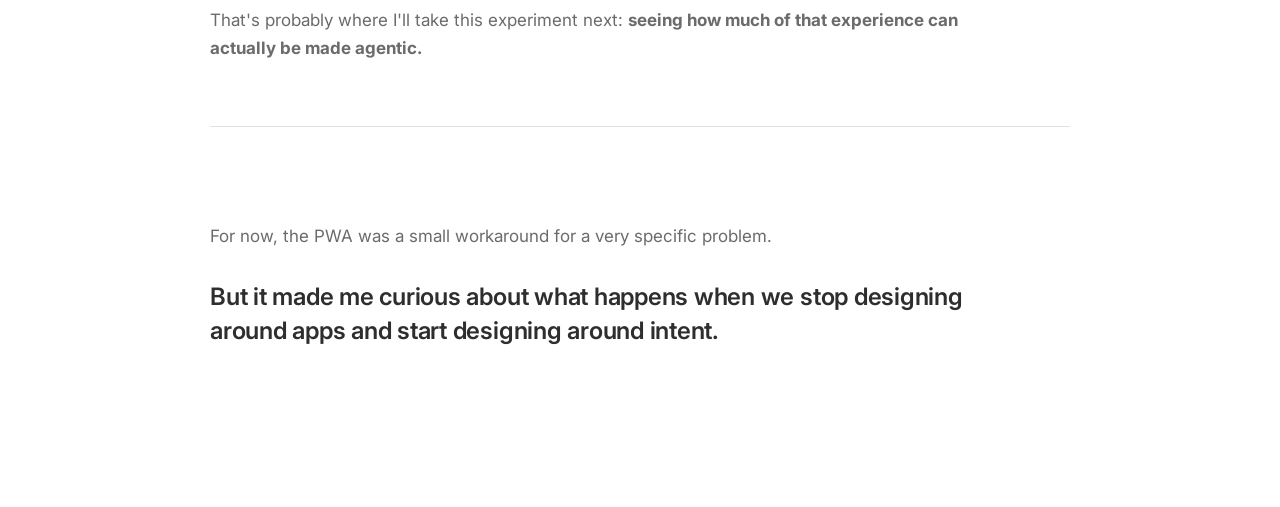
<file: playground-whatsapp-location.html>
<!DOCTYPE html>
<html lang="en">
<head>
  <meta charset="UTF-8" />
  <meta name="viewport" content="width=device-width, initial-scale=1.0" />
  <title>PWA for Sharing Location for Seniors | Priyanka Parab</title>
  <link rel="icon" href="images/favicon.svg" type="image/svg+xml" />
  <link rel="icon" href="images/favicon-32.png" sizes="32x32" type="image/png" />
  <link rel="apple-touch-icon" href="images/apple-touch-icon.png" />
  <meta name="description" content="A progressive web app that makes sharing your location over WhatsApp simple for seniors." />
  <link rel="preconnect" href="https://fonts.googleapis.com">
  <link rel="preconnect" href="https://fonts.gstatic.com" crossorigin>
  <link href="https://fonts.googleapis.com/css2?family=Inter:wght@400;500;600&display=swap" rel="stylesheet">
  <link rel="stylesheet" href="styles.css" />
</head>
<body>
  <header class="nav">
    <div class="nav-inner">
      <a class="nav-name" href="index.html#top">Priyanka Parab</a>
      <button class="nav-toggle" id="navToggle" aria-label="Toggle menu" aria-expanded="false" aria-controls="navLinks">
        <span></span>
        <span></span>
        <span></span>
      </button>
      <nav class="nav-links" id="navLinks">
        <a href="index.html#work">Work</a>
        <a href="index.html#playground">Playground</a>
        <a href="index.html#thoughts">Thoughts</a>
        <a class="nav-resume" href="files/priyanka-parab-resume.pdf" download="Priyanka-Parab-Resume.pdf">Resume<svg width="12" height="12" viewBox="0 0 12 12" fill="none" xmlns="http://www.w3.org/2000/svg"><path d="M6 1.5V8M6 8L3 5M6 8L9 5" stroke="currentColor" stroke-width="1.3" stroke-linecap="round" stroke-linejoin="round"/><path d="M1.5 9.5V10.5H10.5V9.5" stroke="currentColor" stroke-width="1.3" stroke-linecap="round" stroke-linejoin="round"/></svg></a>
      </nav>
    </div>
  </header>

  <main class="page case-study-page cs-whatsapp-location" id="top">
    <a class="link-accent" href="index.html#playground">← Back to portfolio</a>

    <div class="cs-header">
      <h1 class="cs-title">PWA for sharing location for seniors</h1>
      <p class="cs-subtitle">A small location-sharing experiment.</p>
      <p class="cs-made-with"><svg width="12" height="12" viewBox="0 0 12 12" fill="none" xmlns="http://www.w3.org/2000/svg"><path d="M6 0.5L7.2 4.3L11 5.5L7.2 6.7L6 10.5L4.8 6.7L1 5.5L4.8 4.3L6 0.5Z" fill="currentColor"/></svg>Made with Claude</p>
    </div>

    <div class="cs-video">
      <div class="cs-video-frame is-portrait">
        <video class="cs-video-player" controls preload="metadata" poster="videos/whatsapp-location-demo-poster.webp">
          <source src="videos/whatsapp-location-demo.mp4" type="video/mp4" />
          Your browser doesn't support embedded video. <a href="videos/whatsapp-location-demo.mp4">Download the recording</a> instead.
        </video>
      </div>
      <p class="cs-compare-caption">Demo recording: PWA for sharing location for seniors</p>
    </div>

    <hr class="divider" />

    <div class="cs-section">
      <p class="cs-lead">"Can you book an Uber for us?"</p>
      <p>My parents would often be at Point A while I was at Point B, and the first step was always the same: <strong>getting their location to me.</strong></p>
      <p>WhatsApp made that harder than it needed to be. Finding location sharing wasn't obvious, and once they found it, the different options added more confusion.</p>
      <p>So I built a small PWA that reduced it to <strong>one click.</strong></p>
      <p>They added their usual contacts once. After that, the PWA connected directly to WhatsApp and shared their location with a single tap.</p>
      <p>It worked, but it was still a workaround.</p>
      <p>Ideally, they shouldn't need the PWA, WhatsApp, Google Maps, or even Uber. An agent on their phone should understand the intent, get their location, find the available rides, and help complete the booking.</p>
      <p>That's probably where I'll take this experiment next: <strong>seeing how much of that experience can actually be made agentic.</strong></p>
    </div>

    <hr class="divider" />

    <div class="cs-closing">
      <p>For now, the PWA was a small workaround for a very specific problem.</p>
      <div class="cs-closing-line">
        <p>But it made me curious about what happens when we stop designing around apps and start designing around intent.</p>
      </div>
    </div>
  </main>

  <div class="player" id="player">
    <div class="player-bar">
      <button class="player-toggle" id="playerToggle" aria-label="Play">
        <svg class="icon-play" width="14" height="14" viewBox="0 0 14 14" fill="none" xmlns="http://www.w3.org/2000/svg"><path d="M2 1.5V12.5L12 7L2 1.5Z" fill="currentColor"/></svg>
        <svg class="icon-pause" width="14" height="14" viewBox="0 0 14 14" fill="none" xmlns="http://www.w3.org/2000/svg" style="display:none"><rect x="2" y="1.5" width="3.5" height="11" rx="1" fill="currentColor"/><rect x="8.5" y="1.5" width="3.5" height="11" rx="1" fill="currentColor"/></svg>
      </button>
      <div class="player-info" id="playerListToggle">
        <span class="player-label">Now playing</span>
        <span class="player-track" id="playerTrackName">Dreamscape</span>
      </div>
      <button class="player-nav" id="playerPrev" aria-label="Previous track">
        <svg width="12" height="12" viewBox="0 0 12 12" fill="none" xmlns="http://www.w3.org/2000/svg"><path d="M3 2V10M10 2L4 6L10 10V2Z" stroke="currentColor" stroke-width="1.3" stroke-linejoin="round"/></svg>
      </button>
      <button class="player-nav" id="playerNext" aria-label="Next track">
        <svg width="12" height="12" viewBox="0 0 12 12" fill="none" xmlns="http://www.w3.org/2000/svg"><path d="M9 2V10M2 2L8 6L2 10V2Z" stroke="currentColor" stroke-width="1.3" stroke-linejoin="round"/></svg>
      </button>
      <button class="player-list-btn" id="playerListBtn" aria-label="Show playlist" aria-expanded="false">
        <svg width="14" height="14" viewBox="0 0 14 14" fill="none" xmlns="http://www.w3.org/2000/svg"><path d="M2 3.5H12M2 7H12M2 10.5H8" stroke="currentColor" stroke-width="1.3" stroke-linecap="round"/></svg>
      </button>
    </div>
    <ul class="player-playlist" id="playerPlaylist">
      <li data-index="0"><span class="playlist-name">Dreamscape</span><span class="playlist-artist">Morgan Cross</span></li>
      <li data-index="1"><span class="playlist-name">Peaceful Piano</span><span class="playlist-artist">leberch</span></li>
      <li data-index="2"><span class="playlist-name">Rain Meditation</span><span class="playlist-artist">andriig</span></li>
      <li data-index="3"><span class="playlist-name">Quiet Phase</span><span class="playlist-artist">QuietPhase</span></li>
    </ul>
    <p class="player-credit">Music via <a href="https://pixabay.com/music/" target="_blank" rel="noopener">Pixabay</a></p>
  </div>

  <audio id="audioEl" preload="none"></audio>

  <script>
    const navToggle = document.getElementById('navToggle');
    const navLinks = document.getElementById('navLinks');

    navToggle.addEventListener('click', () => {
      const isOpen = navLinks.classList.toggle('is-open');
      navToggle.classList.toggle('is-open', isOpen);
      navToggle.setAttribute('aria-expanded', String(isOpen));
    });

    navLinks.querySelectorAll('a').forEach((link) => {
      link.addEventListener('click', () => {
        navLinks.classList.remove('is-open');
        navToggle.classList.remove('is-open');
        navToggle.setAttribute('aria-expanded', 'false');
      });
    });

    // Music player
    const playlist = [
      { title: 'Dreamscape', artist: 'Morgan Cross', src: 'audio/track1.mp3' },
      { title: 'Peaceful Piano', artist: 'leberch', src: 'audio/track2.mp3' },
      { title: 'Rain Meditation', artist: 'andriig', src: 'audio/track3.mp3' },
      { title: 'Quiet Phase', artist: 'QuietPhase', src: 'audio/track4.mp3' },
    ];

    const audioEl = document.getElementById('audioEl');
    const playerToggle = document.getElementById('playerToggle');
    const iconPlay = playerToggle.querySelector('.icon-play');
    const iconPause = playerToggle.querySelector('.icon-pause');
    const trackNameEl = document.getElementById('playerTrackName');
    const prevBtn = document.getElementById('playerPrev');
    const nextBtn = document.getElementById('playerNext');
    const listBtn = document.getElementById('playerListBtn');
    const listToggleArea = document.getElementById('playerListToggle');
    const playlistEl = document.getElementById('playerPlaylist');
    const playlistItems = Array.from(playlistEl.querySelectorAll('li'));
    const playerEl = document.getElementById('player');

    let currentIndex = 0;
    let isPlaying = false;

    function loadTrack(index, autoplay) {
      currentIndex = (index + playlist.length) % playlist.length;
      const track = playlist[currentIndex];
      audioEl.src = track.src;
      trackNameEl.textContent = track.title;
      playlistItems.forEach((li) => li.classList.toggle('is-active', Number(li.dataset.index) === currentIndex));
      if (autoplay) {
        audioEl.play().catch(() => {});
      }
    }

    function setPlayingUI(playing) {
      isPlaying = playing;
      iconPlay.style.display = playing ? 'none' : 'block';
      iconPause.style.display = playing ? 'block' : 'none';
      playerToggle.setAttribute('aria-label', playing ? 'Pause' : 'Play');
    }

    playerToggle.addEventListener('click', () => {
      if (!audioEl.src) {
        loadTrack(currentIndex, true);
        return;
      }
      if (audioEl.paused) {
        audioEl.play().catch(() => {});
      } else {
        audioEl.pause();
      }
    });

    prevBtn.addEventListener('click', () => loadTrack(currentIndex - 1, isPlaying));
    nextBtn.addEventListener('click', () => loadTrack(currentIndex + 1, isPlaying));

    audioEl.addEventListener('play', () => setPlayingUI(true));
    audioEl.addEventListener('pause', () => setPlayingUI(false));
    audioEl.addEventListener('ended', () => loadTrack(currentIndex + 1, true));

    listToggleArea.addEventListener('click', () => playerEl.classList.toggle('list-open'));
    listBtn.addEventListener('click', () => {
      const isOpen = playerEl.classList.toggle('list-open');
      listBtn.setAttribute('aria-expanded', String(isOpen));
    });

    playlistItems.forEach((li) => {
      li.addEventListener('click', () => {
        loadTrack(Number(li.dataset.index), true);
        playerEl.classList.remove('list-open');
      });
    });

    trackNameEl.textContent = playlist[0].title;
    playlistItems[0].classList.add('is-active');
  </script>
</body>
</html>
</file>
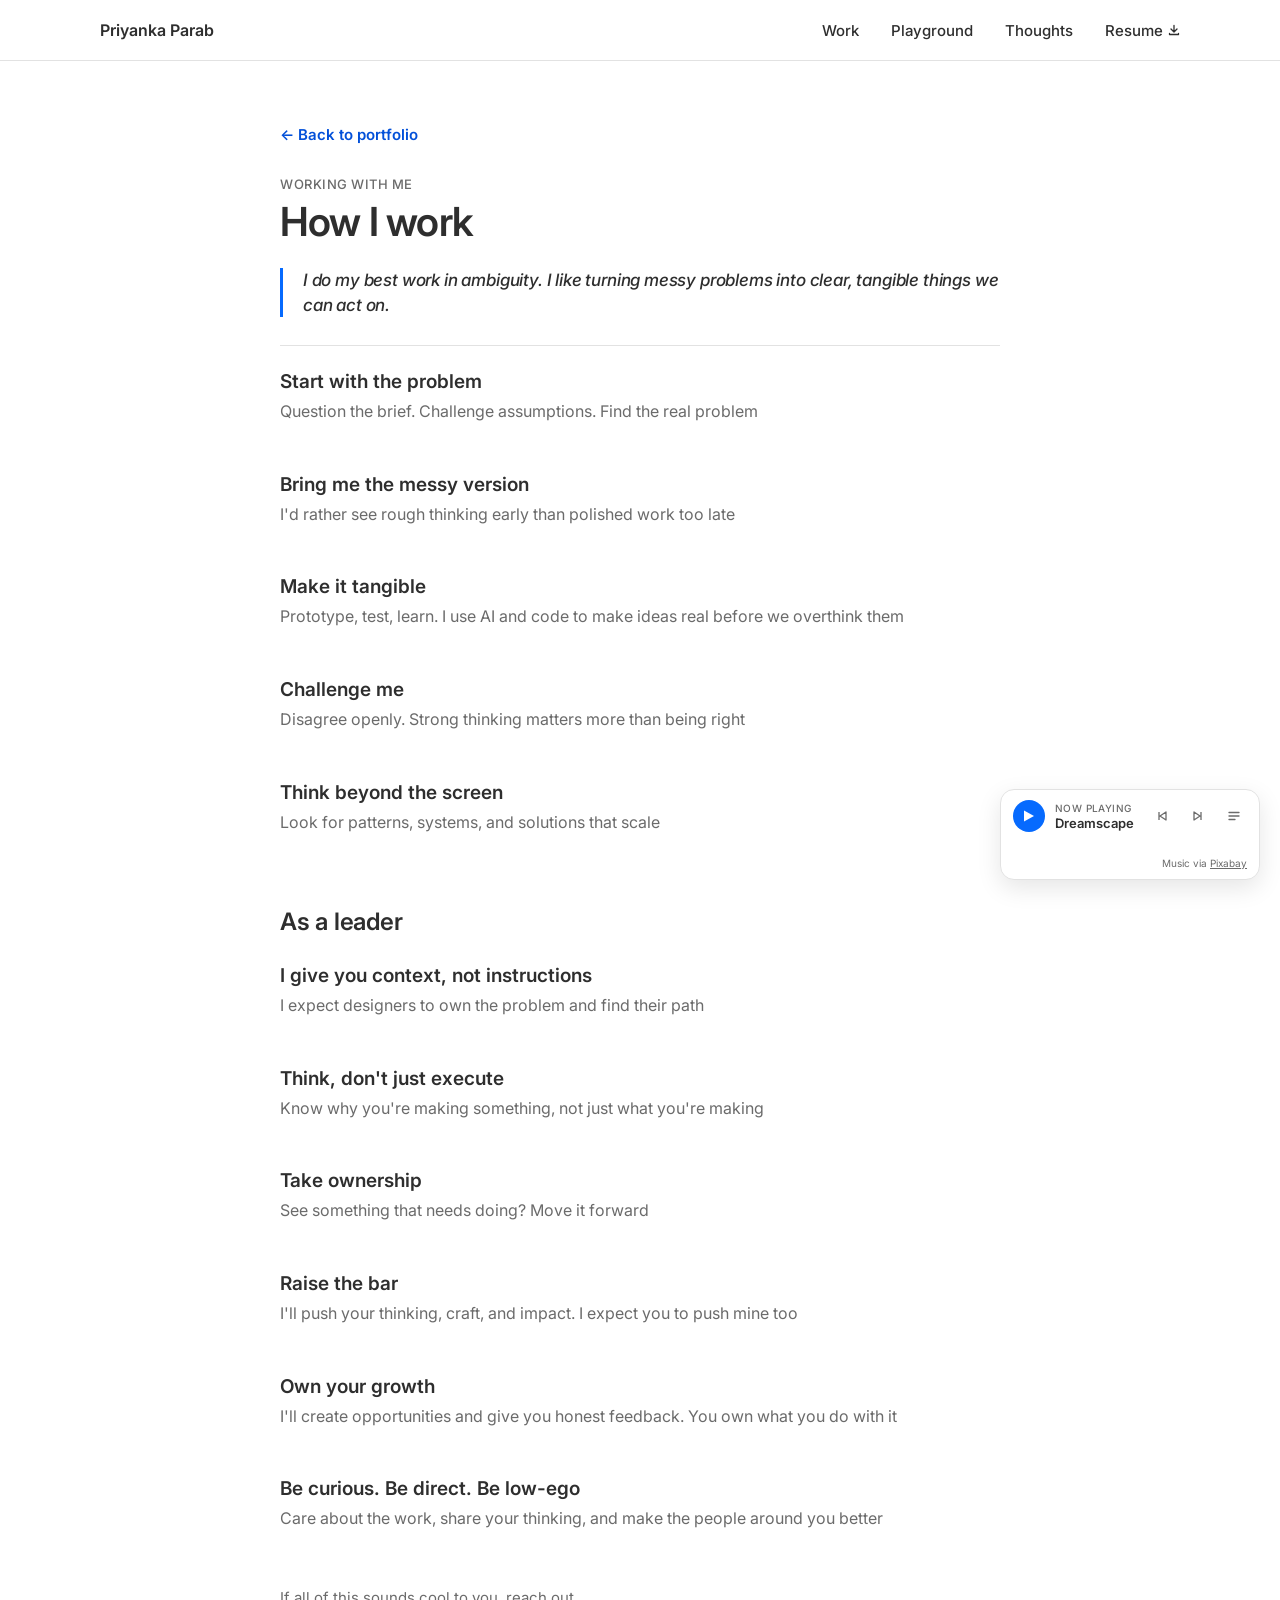
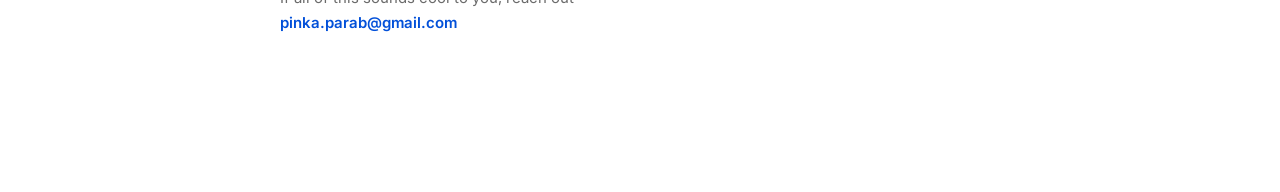
<file: working-with-me.html>
<!DOCTYPE html>
<html lang="en">
<head>
  <meta charset="UTF-8" />
  <meta name="viewport" content="width=device-width, initial-scale=1.0" />
  <title>Working With Me | Priyanka Parab</title>
  <link rel="icon" href="images/favicon.svg" type="image/svg+xml" />
  <link rel="icon" href="images/favicon-32.png" sizes="32x32" type="image/png" />
  <link rel="apple-touch-icon" href="images/apple-touch-icon.png" />
  <meta name="description" content="How I work: the principles I bring to a project, and what I expect of myself and my team as a leader." />
  <link rel="preconnect" href="https://fonts.googleapis.com">
  <link rel="preconnect" href="https://fonts.gstatic.com" crossorigin>
  <link href="https://fonts.googleapis.com/css2?family=Inter:wght@400;500;600;700&display=swap" rel="stylesheet">
  <link rel="stylesheet" href="styles.css" />
</head>
<body>
  <header class="nav">
    <div class="nav-inner">
      <a class="nav-name" href="index.html#top">Priyanka Parab</a>
      <button class="nav-toggle" id="navToggle" aria-label="Toggle menu" aria-expanded="false" aria-controls="navLinks">
        <span></span>
        <span></span>
        <span></span>
      </button>
      <nav class="nav-links" id="navLinks">
        <a href="index.html#work">Work</a>
        <a href="index.html#playground">Playground</a>
        <a href="index.html#thoughts">Thoughts</a>
        <a class="nav-resume" href="files/priyanka-parab-resume.pdf" download="Priyanka-Parab-Resume.pdf">Resume<svg width="12" height="12" viewBox="0 0 12 12" fill="none" xmlns="http://www.w3.org/2000/svg"><path d="M6 1.5V8M6 8L3 5M6 8L9 5" stroke="currentColor" stroke-width="1.3" stroke-linecap="round" stroke-linejoin="round"/><path d="M1.5 9.5V10.5H10.5V9.5" stroke="currentColor" stroke-width="1.3" stroke-linecap="round" stroke-linejoin="round"/></svg></a>
      </nav>
    </div>
  </header>

  <main class="page process-page wwm-page" id="top">
    <a class="link-accent" href="index.html#thoughts">← Back to portfolio</a>

    <div class="process-header">
      <span class="process-eyebrow">Working with me</span>
      <h1 class="process-title">How I work</h1>
    </div>

    <div class="process-intro cs-quote">
      <p>I do my best work in ambiguity. I like turning messy problems into clear, tangible things we can act on.</p>
    </div>

    <hr class="divider" />

    <div class="wwm-list">
      <div class="wwm-item">
        <h3>Start with the problem</h3>
        <p>Question the brief. Challenge assumptions. Find the real problem</p>
      </div>
      <div class="wwm-item">
        <h3>Bring me the messy version</h3>
        <p>I'd rather see rough thinking early than polished work too late</p>
      </div>
      <div class="wwm-item">
        <h3>Make it tangible</h3>
        <p>Prototype, test, learn. I use AI and code to make ideas real before we overthink them</p>
      </div>
      <div class="wwm-item">
        <h3>Challenge me</h3>
        <p>Disagree openly. Strong thinking matters more than being right</p>
      </div>
      <div class="wwm-item">
        <h3>Think beyond the screen</h3>
        <p>Look for patterns, systems, and solutions that scale</p>
      </div>

      <h2 class="wwm-section-title">As a leader</h2>

      <div class="wwm-item">
        <h3>I give you context, not instructions</h3>
        <p>I expect designers to own the problem and find their path</p>
      </div>
      <div class="wwm-item">
        <h3>Think, don't just execute</h3>
        <p>Know why you're making something, not just what you're making</p>
      </div>
      <div class="wwm-item">
        <h3>Take ownership</h3>
        <p>See something that needs doing? Move it forward</p>
      </div>
      <div class="wwm-item">
        <h3>Raise the bar</h3>
        <p>I'll push your thinking, craft, and impact. I expect you to push mine too</p>
      </div>
      <div class="wwm-item">
        <h3>Own your growth</h3>
        <p>I'll create opportunities and give you honest feedback. You own what you do with it</p>
      </div>
      <div class="wwm-item">
        <h3>Be curious. Be direct. Be low-ego</h3>
        <p>Care about the work, share your thinking, and make the people around you better</p>
      </div>

      <div class="wwm-closing">
        <p>If all of this sounds cool to you, reach out</p>
        <a class="link-accent" href="mailto:pinka.parab@gmail.com">pinka.parab@gmail.com</a>
      </div>
    </div>
  </main>

  <div class="player" id="player">
    <div class="player-bar">
      <button class="player-toggle" id="playerToggle" aria-label="Play">
        <svg class="icon-play" width="14" height="14" viewBox="0 0 14 14" fill="none" xmlns="http://www.w3.org/2000/svg"><path d="M2 1.5V12.5L12 7L2 1.5Z" fill="currentColor"/></svg>
        <svg class="icon-pause" width="14" height="14" viewBox="0 0 14 14" fill="none" xmlns="http://www.w3.org/2000/svg" style="display:none"><rect x="2" y="1.5" width="3.5" height="11" rx="1" fill="currentColor"/><rect x="8.5" y="1.5" width="3.5" height="11" rx="1" fill="currentColor"/></svg>
      </button>
      <div class="player-info" id="playerListToggle">
        <span class="player-label">Now playing</span>
        <span class="player-track" id="playerTrackName">Dreamscape</span>
      </div>
      <button class="player-nav" id="playerPrev" aria-label="Previous track">
        <svg width="12" height="12" viewBox="0 0 12 12" fill="none" xmlns="http://www.w3.org/2000/svg"><path d="M3 2V10M10 2L4 6L10 10V2Z" stroke="currentColor" stroke-width="1.3" stroke-linejoin="round"/></svg>
      </button>
      <button class="player-nav" id="playerNext" aria-label="Next track">
        <svg width="12" height="12" viewBox="0 0 12 12" fill="none" xmlns="http://www.w3.org/2000/svg"><path d="M9 2V10M2 2L8 6L2 10V2Z" stroke="currentColor" stroke-width="1.3" stroke-linejoin="round"/></svg>
      </button>
      <button class="player-list-btn" id="playerListBtn" aria-label="Show playlist" aria-expanded="false">
        <svg width="14" height="14" viewBox="0 0 14 14" fill="none" xmlns="http://www.w3.org/2000/svg"><path d="M2 3.5H12M2 7H12M2 10.5H8" stroke="currentColor" stroke-width="1.3" stroke-linecap="round"/></svg>
      </button>
    </div>
    <ul class="player-playlist" id="playerPlaylist">
      <li data-index="0"><span class="playlist-name">Dreamscape</span><span class="playlist-artist">Morgan Cross</span></li>
      <li data-index="1"><span class="playlist-name">Peaceful Piano</span><span class="playlist-artist">leberch</span></li>
      <li data-index="2"><span class="playlist-name">Rain Meditation</span><span class="playlist-artist">andriig</span></li>
      <li data-index="3"><span class="playlist-name">Quiet Phase</span><span class="playlist-artist">QuietPhase</span></li>
    </ul>
    <p class="player-credit">Music via <a href="https://pixabay.com/music/" target="_blank" rel="noopener">Pixabay</a></p>
  </div>

  <audio id="audioEl" preload="none"></audio>

  <script>
    const navToggle = document.getElementById('navToggle');
    const navLinks = document.getElementById('navLinks');

    navToggle.addEventListener('click', () => {
      const isOpen = navLinks.classList.toggle('is-open');
      navToggle.classList.toggle('is-open', isOpen);
      navToggle.setAttribute('aria-expanded', String(isOpen));
    });

    navLinks.querySelectorAll('a').forEach((link) => {
      link.addEventListener('click', () => {
        navLinks.classList.remove('is-open');
        navToggle.classList.remove('is-open');
        navToggle.setAttribute('aria-expanded', 'false');
      });
    });

    // Music player
    const playlist = [
      { title: 'Dreamscape', artist: 'Morgan Cross', src: 'audio/track1.mp3' },
      { title: 'Peaceful Piano', artist: 'leberch', src: 'audio/track2.mp3' },
      { title: 'Rain Meditation', artist: 'andriig', src: 'audio/track3.mp3' },
      { title: 'Quiet Phase', artist: 'QuietPhase', src: 'audio/track4.mp3' },
    ];

    const audioEl = document.getElementById('audioEl');
    const playerToggle = document.getElementById('playerToggle');
    const iconPlay = playerToggle.querySelector('.icon-play');
    const iconPause = playerToggle.querySelector('.icon-pause');
    const trackNameEl = document.getElementById('playerTrackName');
    const prevBtn = document.getElementById('playerPrev');
    const nextBtn = document.getElementById('playerNext');
    const listBtn = document.getElementById('playerListBtn');
    const listToggleArea = document.getElementById('playerListToggle');
    const playlistEl = document.getElementById('playerPlaylist');
    const playlistItems = Array.from(playlistEl.querySelectorAll('li'));
    const playerEl = document.getElementById('player');

    let currentIndex = 0;
    let isPlaying = false;

    function loadTrack(index, autoplay) {
      currentIndex = (index + playlist.length) % playlist.length;
      const track = playlist[currentIndex];
      audioEl.src = track.src;
      trackNameEl.textContent = track.title;
      playlistItems.forEach((li) => li.classList.toggle('is-active', Number(li.dataset.index) === currentIndex));
      if (autoplay) {
        audioEl.play().catch(() => {});
      }
    }

    function setPlayingUI(playing) {
      isPlaying = playing;
      iconPlay.style.display = playing ? 'none' : 'block';
      iconPause.style.display = playing ? 'block' : 'none';
      playerToggle.setAttribute('aria-label', playing ? 'Pause' : 'Play');
    }

    playerToggle.addEventListener('click', () => {
      if (!audioEl.src) {
        loadTrack(currentIndex, true);
        return;
      }
      if (audioEl.paused) {
        audioEl.play().catch(() => {});
      } else {
        audioEl.pause();
      }
    });

    prevBtn.addEventListener('click', () => loadTrack(currentIndex - 1, isPlaying));
    nextBtn.addEventListener('click', () => loadTrack(currentIndex + 1, isPlaying));

    audioEl.addEventListener('play', () => setPlayingUI(true));
    audioEl.addEventListener('pause', () => setPlayingUI(false));
    audioEl.addEventListener('ended', () => loadTrack(currentIndex + 1, true));

    listToggleArea.addEventListener('click', () => playerEl.classList.toggle('list-open'));
    listBtn.addEventListener('click', () => {
      const isOpen = playerEl.classList.toggle('list-open');
      listBtn.setAttribute('aria-expanded', String(isOpen));
    });

    playlistItems.forEach((li) => {
      li.addEventListener('click', () => {
        loadTrack(Number(li.dataset.index), true);
        playerEl.classList.remove('list-open');
      });
    });

    trackNameEl.textContent = playlist[0].title;
    playlistItems[0].classList.add('is-active');
  </script>
</body>
</html>
</file>
<file: styles.css>
:root {
  --color-ink: #2E2E2E;
  --color-muted: #6B6B6B;
  --color-ground: #FFFFFF;
  --color-divider: #E2E2E2;
  --color-accent: #066AFE;
  --color-accent-text: #0250D9;
  --tag-bg: #FFC94D;
  --tag-ink: #141414;

  --card-wismo: #FFE8A3;
  --card-wismo-spine: #FFD043;
  --card-customer360: #EAEAEA;
  --card-customer360-spine: #B0B0B0;
  --card-recare: #C3DBFF;
  --card-recare-spine: #032D60;
  --card-cart: #FDDDE3;
  --card-cart-spine: #FE8F7D;

  --tag-going-bg: #DFF3E3;
  --tag-going-text: #1B7A3D;
  --tag-new-bg: #DCEAFF;
  --tag-new-text: #0250D9;
}

* {
  box-sizing: border-box;
}

html, body {
  margin: 0;
  padding: 0;
}

html {
  scroll-behavior: smooth;
  scroll-padding-top: 84px;
}

body {
  font-family: "Inter", system-ui, -apple-system, sans-serif;
  background-color: var(--color-ground);
  color: var(--color-ink);
  -webkit-font-smoothing: antialiased;
}

body.intro-active {
  overflow: hidden;
}

/* Intro animation */
.intro-overlay {
  position: fixed;
  inset: 0;
  z-index: 9999;
  display: flex;
  align-items: center;
  justify-content: center;
  background: var(--color-ground);
  clip-path: circle(150% at 50% 50%);
}

.intro-overlay.intro-exit {
  animation: introShrink 0.9s cubic-bezier(0.65, 0, 0.35, 1) forwards;
}

.intro-lottie {
  width: 200px;
  height: 200px;
}

@keyframes introShrink {
  to { clip-path: circle(0% at 50% 50%); }
}

@media (prefers-reduced-motion: reduce) {
  .intro-overlay {
    animation: none !important;
    display: none !important;
  }
  body.intro-active {
    overflow: visible;
  }
}

.page {
  max-width: 1120px;
  margin: 0 auto;
  padding: 64px 20px 160px;
}

@media (max-width: 900px) {
  .page {
    padding: 40px 20px 96px;
  }
}

/* Nav */

.nav {
  position: sticky;
  top: 0;
  z-index: 20;
  background-color: var(--color-ground);
  border-bottom: 1px solid var(--color-divider);
}

.nav-inner {
  max-width: 1120px;
  margin: 0 auto;
  padding: 20px 20px;
  display: flex;
  align-items: center;
  justify-content: space-between;
}

.nav-name {
  font-size: 16px;
  font-weight: 600;
  color: var(--color-ink);
  text-decoration: none;
}

.nav-links {
  display: flex;
  align-items: center;
  gap: 32px;
}

.nav-links a {
  font-size: 15px;
  font-weight: 500;
  color: var(--color-ink);
  text-decoration: none;
}

.nav-links a:hover {
  color: var(--color-accent-text);
}

.nav-resume {
  display: inline-flex;
  align-items: center;
  gap: 5px;
}

.nav-contact {
  display: inline-flex !important;
  align-items: center;
  padding: 10px 20px;
  border-radius: 999px;
  background-color: var(--color-accent);
  color: var(--color-ground) !important;
  font-size: 14px;
  font-weight: 600;
}

.nav-toggle {
  display: none;
  flex-direction: column;
  justify-content: center;
  align-items: center;
  gap: 5px;
  width: 36px;
  height: 36px;
  padding: 0;
  border: none;
  background: transparent;
  cursor: pointer;
}

.nav-toggle span {
  display: block;
  width: 20px;
  height: 2px;
  background-color: var(--color-ink);
  transition: transform 0.2s ease, opacity 0.2s ease;
}

.nav-toggle.is-open span:nth-child(1) {
  transform: translateY(7px) rotate(45deg);
}

.nav-toggle.is-open span:nth-child(2) {
  opacity: 0;
}

.nav-toggle.is-open span:nth-child(3) {
  transform: translateY(-7px) rotate(-45deg);
}

@media (max-width: 640px) {
  .nav-toggle {
    display: flex;
  }

  .nav-links {
    position: absolute;
    top: 100%;
    left: 0;
    right: 0;
    flex-direction: column;
    align-items: flex-start;
    gap: 0;
    background-color: var(--color-ground);
    border-bottom: 1px solid var(--color-divider);
    max-height: 0;
    overflow: hidden;
    transition: max-height 0.25s ease;
  }

  .nav-links.is-open {
    max-height: 320px;
  }

  .nav-links a {
    width: 100%;
    padding: 16px 20px;
    border-top: 1px solid var(--color-divider);
  }

  .nav-contact {
    border-radius: 0;
    justify-content: center;
    background-color: var(--color-ground);
    color: var(--color-accent-text) !important;
  }
}

/* Hero */

.hero {
  display: flex;
  flex-direction: column;
  gap: 28px;
  max-width: 680px;
}

.eyebrow-row {
  display: flex;
  align-items: center;
  gap: 10px;
  flex-wrap: wrap;
}

.tag {
  display: inline-flex;
  align-items: center;
  padding: 6px 14px;
  border-radius: 999px;
  background-color: var(--tag-bg);
  color: var(--tag-ink);
  font-size: 13px;
  font-weight: 700;
  letter-spacing: 0.04em;
  text-transform: uppercase;
}

.eyebrow-text {
  font-size: 13px;
  font-weight: 500;
  letter-spacing: 0.04em;
  text-transform: uppercase;
  color: var(--color-muted);
}

h1 {
  font-size: 60px;
  font-weight: 600;
  line-height: 1.1;
  letter-spacing: -0.02em;
  margin: 0;
}

@media (max-width: 640px) {
  h1 {
    font-size: 40px;
  }
}

.hero-copy {
  display: flex;
  flex-direction: column;
  gap: 18px;
}

.hero-copy p {
  margin: 0;
  font-size: 17px;
  font-weight: 400;
  line-height: 1.6;
}


.cta-row {
  display: flex;
  align-items: center;
  gap: 24px;
  padding-top: 6px;
  flex-wrap: wrap;
}

.btn-primary {
  display: inline-flex;
  align-items: center;
  padding: 12px 24px;
  border-radius: 999px;
  background-color: var(--color-accent);
  color: var(--color-ground);
  font-size: 15px;
  font-weight: 600;
  text-decoration: none;
}

.link-accent {
  font-size: 15px;
  font-weight: 600;
  color: var(--color-accent-text);
  text-decoration: none;
}

.link-accent:hover {
  text-decoration: underline;
}

/* Divider */

.divider {
  border: none;
  height: 1px;
  background-color: var(--color-divider);
  margin: 64px 0 48px;
}

.hero + .divider {
  margin-top: 80px;
  margin-bottom: 56px;
}

/* Section header */

.section-header {
  display: flex;
  flex-direction: column;
  gap: 8px;
  max-width: 600px;
}

.section-header h2 {
  font-size: 26px;
  font-weight: 600;
  letter-spacing: -0.01em;
  margin: 0;
}

.section-header p {
  margin: 0;
  font-size: 16px;
  font-weight: 400;
  line-height: 1.5;
}

/* Work section */

.work {
  display: flex;
  flex-direction: column;
  gap: 36px;
}

/* Homepage work showcase — rotating screen carousel */

.showcase {
  margin: 56px 0;
}

.showcase-frame {
  position: relative;
  width: 100%;
  aspect-ratio: 16 / 10;
  border-radius: 18px;
  border: 1px solid var(--color-divider);
  background-color: #EEF0F3;
  background-image: radial-gradient(rgba(0, 0, 0, 0.12) 1px, transparent 1px);
  background-size: 18px 18px;
  overflow: hidden;
}

.showcase-slide {
  position: absolute;
  top: 50%;
  left: 50%;
  width: 62%;
  height: 62%;
  display: block;
  border-radius: 10px;
  overflow: hidden;
  background-color: var(--color-ground);
  box-shadow: 0 16px 48px rgba(0, 0, 0, 0.16);
  opacity: 0;
  transform: translate(-50%, -50%) scale(0.96);
  transition: opacity 0.7s ease, transform 0.7s ease;
  pointer-events: none;
}

.showcase-slide.is-active {
  opacity: 1;
  transform: translate(-50%, -50%) scale(1);
  pointer-events: auto;
}

.showcase-slide img {
  width: 100%;
  height: 100%;
  object-fit: contain;
  object-position: center;
  display: block;
}

.showcase-slide-label {
  position: absolute;
  left: 16px;
  bottom: 16px;
  padding: 6px 12px;
  border-radius: 999px;
  background-color: rgba(20, 20, 20, 0.75);
  color: #FFFFFF;
  font-size: 13px;
  font-weight: 600;
}

.showcase-dots {
  display: flex;
  justify-content: center;
  gap: 8px;
  margin-top: 20px;
}

.showcase-dot {
  position: relative;
  width: 8px;
  height: 8px;
  padding: 0;
  border: none;
  border-radius: 999px;
  background-color: var(--color-divider);
  cursor: pointer;
  transition: background-color 0.2s ease, width 0.2s ease;
}

/* Invisible 44px hit area around the small dot */
.showcase-dot::after {
  content: "";
  position: absolute;
  top: 50%;
  left: 50%;
  width: 44px;
  height: 44px;
  transform: translate(-50%, -50%);
}

.showcase-dot.is-active {
  width: 22px;
  background-color: var(--color-accent-text);
}

@media (max-width: 640px) {
  .showcase-frame {
    aspect-ratio: 4 / 5;
  }
  .showcase-slide {
    width: 78%;
    height: 78%;
  }
}

.card-row {
  display: flex;
  gap: 24px;
  flex-wrap: wrap;
}

.card {
  display: flex;
  flex-direction: column;
  justify-content: space-between;
  gap: 18px;
  width: 240px;
  min-height: 320px;
  padding: 22px 20px;
  border-radius: 10px;
  position: relative;
  overflow: hidden;
}

/* Flat fallback fill — shows through before the WebGL canvas paints, or
   if WebGL is unavailable, so cards never render blank/white. */
.card-wismo { background-color: #120D31; }
.card-customer360 { background-color: #0D1B2A; }
.card-recare { background-color: #1B0620; }
.card-cart { background-color: #1A0800; }

.shader-canvas {
  position: absolute;
  inset: 0;
  z-index: 0;
  display: block;
  width: 100%;
  height: 100%;
}

.card-body {
  position: relative;
  z-index: 2;
  display: flex;
  flex-direction: column;
  gap: 6px;
}

.card-eyebrow {
  font-size: 11px;
  font-weight: 700;
  letter-spacing: 0.06em;
  text-transform: uppercase;
  color: rgba(255, 255, 255, 0.75);
}

.card-title {
  font-size: 21px;
  font-weight: 600;
  letter-spacing: -0.02em;
  line-height: 1.2;
  color: #FFFFFF;
  margin: 0;
}

.card-caption {
  position: relative;
  z-index: 2;
  font-size: 12px;
  font-weight: 400;
  line-height: 1.4;
  color: rgba(255, 255, 255, 0.85);
  text-shadow: 0 1px 6px rgba(0, 0, 0, 0.35);
  margin: 0;
  margin-top: auto;
}

.older-work {
  align-self: flex-start;
}

@media (max-width: 640px) {
  .card-link,
  .card {
    width: 100%;
  }

  .card {
    min-height: 240px;
  }
}

/* Footer */

.site-footer {
  display: flex;
  flex-direction: column;
  gap: 16px;
  max-width: 600px;
}

.site-footer h2 {
  margin: 0;
}

.site-footer p {
  margin: 0;
  line-height: 1.6;
}

.site-footer-links {
  display: flex;
  flex-wrap: wrap;
  gap: 12px 24px;
}

.site-footer-note {
  margin-top: 16px !important;
  font-size: 13px;
  color: var(--color-muted);
}

/* Link sections */

.link-section {
  display: flex;
  flex-direction: column;
  gap: 20px;
  max-width: 600px;
}

.link-list {
  display: flex;
  flex-direction: column;
  gap: 10px;
}

.link-list-item {
  display: flex;
  align-items: center;
  gap: 10px;
}

.link-accent.is-disabled {
  color: var(--color-muted);
  cursor: default;
  pointer-events: none;
}

.link-soon {
  padding: 3px 10px;
  border-radius: 999px;
  background-color: var(--color-divider);
  color: var(--color-muted);
  font-size: 11px;
  font-weight: 700;
  letter-spacing: 0.03em;
  text-transform: uppercase;
}

/* Floating visitor counter (case study pages) */

.visitor-counter {
  position: fixed;
  left: 20px;
  bottom: 20px;
  z-index: 30;
  display: inline-flex;
  align-items: center;
  gap: 8px;
  padding: 10px 16px;
  background-color: var(--color-ground);
  border: 1px solid var(--color-divider);
  border-radius: 9999px;
  box-shadow: 0 8px 24px rgba(0, 0, 0, 0.1);
  font-family: "Inter", system-ui, sans-serif;
  font-size: 13px;
  color: var(--color-muted);
  opacity: 0;
  transform: translateY(6px);
  transition: opacity 0.4s ease, transform 0.4s ease;
  pointer-events: none;
}

.visitor-counter.is-loaded {
  opacity: 1;
  transform: translateY(0);
}

.visitor-counter.is-hidden {
  display: none;
}

.visitor-counter-icon {
  width: 16px;
  height: 16px;
  flex-shrink: 0;
  color: var(--color-muted);
}

.visitor-counter-value {
  color: var(--color-ink);
  font-weight: 600;
  font-variant-numeric: tabular-nums;
}

@media (max-width: 640px) {
  .visitor-counter {
    left: 16px;
    bottom: 76px;
    padding: 8px 14px;
    font-size: 12px;
  }
}

/* Music player */

.player {
  position: fixed;
  right: 20px;
  bottom: 20px;
  z-index: 30;
  width: 260px;
  background-color: var(--color-ground);
  border: 1px solid var(--color-divider);
  border-radius: 14px;
  box-shadow: 0 8px 24px rgba(0, 0, 0, 0.1);
  overflow: hidden;
  font-family: "Inter", system-ui, sans-serif;
}

.player-bar {
  display: flex;
  align-items: center;
  gap: 10px;
  padding: 10px 12px;
}

.player-toggle {
  display: flex;
  align-items: center;
  justify-content: center;
  flex-shrink: 0;
  width: 32px;
  height: 32px;
  border: none;
  border-radius: 999px;
  background-color: var(--color-accent);
  color: var(--color-ground);
  cursor: pointer;
  padding: 0;
}

.player-info {
  display: flex;
  flex-direction: column;
  gap: 1px;
  flex: 1;
  min-width: 0;
  cursor: pointer;
}

.player-label {
  font-size: 10px;
  font-weight: 500;
  letter-spacing: 0.04em;
  text-transform: uppercase;
  color: var(--color-muted);
}

.player-track {
  font-size: 13px;
  font-weight: 600;
  color: var(--color-ink);
  white-space: nowrap;
  overflow: hidden;
  text-overflow: ellipsis;
}

.player-nav,
.player-list-btn {
  display: flex;
  align-items: center;
  justify-content: center;
  flex-shrink: 0;
  width: 26px;
  height: 26px;
  border: none;
  background: transparent;
  color: var(--color-muted);
  cursor: pointer;
  padding: 0;
  border-radius: 6px;
}

.player-nav:hover,
.player-list-btn:hover {
  color: var(--color-ink);
  background-color: var(--card-customer360);
}

.player-playlist {
  list-style: none;
  margin: 0;
  padding: 4px;
  max-height: 0;
  overflow: hidden;
  transition: max-height 0.25s ease;
  border-top: 1px solid transparent;
}

.player.list-open .player-playlist {
  max-height: 220px;
  border-top-color: var(--color-divider);
}

.player-playlist li {
  display: flex;
  align-items: baseline;
  justify-content: space-between;
  gap: 8px;
  padding: 9px 10px;
  border-radius: 8px;
  cursor: pointer;
}

.player-playlist li:hover {
  background-color: var(--card-customer360);
}

.player-playlist li.is-active .playlist-name {
  color: var(--color-accent-text);
}

.playlist-name {
  font-size: 13px;
  font-weight: 500;
  color: var(--color-ink);
}

.playlist-artist {
  font-size: 11px;
  color: var(--color-muted);
  flex-shrink: 0;
}

.player-credit {
  margin: 0;
  padding: 6px 12px 10px;
  font-size: 10px;
  color: var(--color-muted);
  text-align: right;
}

.player-credit a {
  color: var(--color-muted);
}

/* On phones the player collapses to a compact pill; the credit only shows
   with the playlist open. */
@media (max-width: 640px) {
  .player {
    right: 16px;
    bottom: 16px;
    width: auto;
    max-width: calc(100vw - 32px);
    border-radius: 999px;
  }

  .player.list-open {
    border-radius: 14px;
  }

  .player-bar {
    gap: 4px;
    padding: 4px 4px 4px 6px;
  }

  .player-toggle {
    width: 36px;
    height: 36px;
  }

  .player-info {
    flex: 0 1 auto;
    padding: 0 6px;
  }

  .player-label {
    display: none;
  }

  .player-nav,
  .player-list-btn {
    width: 36px;
    height: 36px;
  }

  .player-credit {
    display: none;
  }

  .player.list-open .player-credit {
    display: block;
  }
}

/* Design process page */

.process-page {
  display: flex;
  flex-direction: column;
  gap: 0;
  max-width: 760px;
}

.process-page > .link-accent {
  align-self: flex-start;
  margin-bottom: 32px;
}

.process-header {
  display: flex;
  flex-direction: column;
  gap: 8px;
  margin-bottom: 20px;
}

.process-eyebrow {
  font-size: 13px;
  font-weight: 500;
  letter-spacing: 0.04em;
  text-transform: uppercase;
  color: var(--color-muted);
}

.process-title {
  font-size: 40px;
  font-weight: 600;
  letter-spacing: -0.02em;
  margin: 0;
}

.process-intro {
  display: flex;
  flex-direction: column;
  gap: 20px;
  margin-bottom: 28px;
}

.process-intro p {
  margin: 0;
  font-size: 17px;
  font-weight: 400;
  line-height: 1.6;
  color: var(--color-muted);
}

.process-pills {
  display: flex;
  flex-wrap: wrap;
  gap: 10px;
}

.pill {
  display: inline-flex;
  align-items: center;
  padding: 7px 16px;
  border-radius: 999px;
  background-color: var(--card-customer360);
  color: var(--color-ink);
  font-size: 13px;
  font-weight: 500;
}

.timeline {
  display: flex;
  flex-direction: column;
  margin-top: 28px;
}

.timeline-item {
  display: flex;
  gap: 20px;
  padding: 28px 0;
}

.timeline-item:first-child {
  padding-top: 0;
}

.timeline-item:last-child {
  padding-bottom: 0;
}

.timeline-track {
  position: relative;
  flex-shrink: 0;
  width: 14px;
  display: flex;
  justify-content: center;
}

.timeline-track::before {
  content: "";
  position: absolute;
  left: 50%;
  top: 0;
  bottom: 0;
  width: 2px;
  background-color: var(--color-divider);
  transform: translateX(-50%);
}

.timeline-item:first-child .timeline-track::before {
  top: 3px;
}

.timeline-item:last-child .timeline-track::before {
  bottom: auto;
  top: 0;
  height: 20px;
}

.timeline-dot {
  position: relative;
  z-index: 1;
  flex-shrink: 0;
  width: 14px;
  height: 14px;
  margin-top: 3px;
  border-radius: 999px;
}

.timeline-dot-wismo { background-color: var(--card-wismo-spine); }
.timeline-dot-customer360 { background-color: var(--card-customer360-spine); }
.timeline-dot-recare { background-color: var(--card-recare-spine); }
.timeline-dot-order { background-color: var(--card-cart-spine); }

.phase-content {
  display: flex;
  flex-direction: column;
  gap: 10px;
  min-width: 0;
}

.phase-eyebrow {
  font-size: 13px;
  font-weight: 600;
  letter-spacing: 0.03em;
  text-transform: uppercase;
  color: var(--color-accent-text);
}

.phase-title {
  font-size: 24px;
  font-weight: 600;
  letter-spacing: -0.01em;
  margin: 0;
}

.phase-body {
  margin: 0;
  font-size: 16px;
  font-weight: 400;
  line-height: 1.6;
  color: var(--color-muted);
}

.phase-tags {
  display: flex;
  flex-wrap: wrap;
  gap: 8px;
  margin-top: 4px;
}

.process-page .divider {
  margin: 0;
}

.phase-tags .tag {
  display: inline-flex;
  align-items: center;
  padding: 6px 14px;
  border-radius: 999px;
  font-size: 12px;
  font-weight: 500;
  letter-spacing: normal;
  text-transform: none;
}

.phase-tags .tag-going {
  background-color: var(--tag-going-bg);
  color: var(--tag-going-text);
}

.phase-tags .tag-new {
  background-color: var(--tag-new-bg);
  color: var(--tag-new-text);
}

@media (max-width: 640px) {
  .process-title {
    font-size: 30px;
  }

  .timeline-item {
    gap: 16px;
    padding: 24px 0;
  }
}

/* Case study pages */

.card-link {
  color: inherit;
  text-decoration: none;
  display: block;
  transition: transform 0.15s ease, box-shadow 0.15s ease;
}

.card-link:hover {
  transform: translateY(-4px);
  box-shadow: 0 16px 32px rgba(0, 0, 0, 0.18);
}

.card-link .card {
  cursor: pointer;
}

.card-link.is-disabled {
  cursor: default;
  pointer-events: none;
}

.card-link.is-disabled .card {
  cursor: default;
}

.card-soon {
  position: absolute;
  top: 20px;
  right: 20px;
  z-index: 2;
  padding: 5px 12px;
  border-radius: 999px;
  background-color: rgba(255, 255, 255, 0.16);
  backdrop-filter: blur(6px);
  color: #FFFFFF;
  font-size: 11px;
  font-weight: 700;
  letter-spacing: 0.04em;
  text-transform: uppercase;
}

.case-study-page {
  display: flex;
  flex-direction: column;
  gap: 0;
  max-width: 900px;
}

.case-study-page > .link-accent {
  align-self: flex-start;
  margin-bottom: 32px;
}

.cs-header {
  display: flex;
  flex-direction: column;
  gap: 14px;
  max-width: 820px;
  margin-bottom: 48px;
}

.cs-title {
  font-size: 44px;
  font-weight: 600;
  letter-spacing: -0.01em;
  line-height: 1.15;
  margin: 0;
}

.cs-made-with {
  display: inline-flex;
  align-items: center;
  gap: 6px;
  align-self: flex-start;
  padding: 6px 12px;
  border-radius: 999px;
  border: 1px solid var(--color-divider);
  font-size: 13px;
  font-weight: 500;
  color: var(--color-muted);
}

.cs-made-with svg {
  flex-shrink: 0;
  color: var(--color-accent);
}

.cs-subtitle {
  margin: 0;
  font-size: 19px;
  font-weight: 400;
  line-height: 1.5;
  color: var(--color-muted);
  max-width: 640px;
}

.cs-compare {
  display: flex;
  flex-direction: column;
  max-width: 900px;
  gap: 10px;
}

.cs-video {
  display: flex;
  flex-direction: column;
  max-width: 900px;
  gap: 10px;
}

.cs-video-frame {
  width: 100%;
  height: 560px;
  border-radius: 6px;
  border: 1px solid var(--color-divider);
  overflow: hidden;
  background-color: #0B0B0C;
  flex-shrink: 0;
}

.cs-video-player {
  width: 100%;
  height: 100%;
  display: block;
  object-fit: contain;
  background-color: #0B0B0C;
}

@media (max-width: 640px) {
  .cs-video-frame {
    height: 320px;
  }
}

.cs-video-frame.is-portrait {
  width: 320px;
  height: 640px;
  margin: 0 auto;
}

@media (max-width: 640px) {
  .cs-video-frame.is-portrait {
    width: 100%;
    max-width: 320px;
    height: 560px;
  }
}

.cs-compare-frame {
  width: 100%;
  height: 560px;
  display: flex;
  border-radius: 6px;
  border: 1px solid var(--color-divider);
  overflow: hidden;
  position: relative;
  flex-shrink: 0;
}

.cs-compare-panel {
  width: 50%;
  height: 100%;
  display: flex;
  align-items: flex-start;
  padding: 20px;
}

.cs-compare-panel.is-before {
  background-color: #EAEAEA;
}

.cs-compare-panel.is-after {
  background-color: #DCEAFF;
  justify-content: flex-end;
}

.cs-compare-badge {
  display: inline-flex;
  align-items: center;
  padding: 6px 14px;
  border-radius: 999px;
  font-size: 12px;
  font-weight: 600;
  letter-spacing: 0.06em;
  text-transform: uppercase;
  color: var(--color-ground);
}

.cs-compare-badge.is-before {
  background-color: rgba(20, 20, 20, 0.6);
}

.cs-compare-badge.is-after {
  background-color: var(--color-accent);
}

.cs-compare-divider {
  position: absolute;
  left: 50%;
  top: 0;
  bottom: 0;
  width: 2px;
  background-color: #B0B0B0;
}

.cs-compare-handle {
  position: absolute;
  left: 50%;
  top: 50%;
  transform: translate(-50%, -50%);
  width: 44px;
  height: 44px;
  display: flex;
  align-items: center;
  justify-content: center;
  border-radius: 999px;
  background-color: var(--color-ground);
  border: 1px solid var(--color-divider);
  font-size: 15px;
  font-weight: 700;
  color: var(--color-ink);
}

.cs-compare-caption {
  margin: 0;
  font-size: 13px;
  font-weight: 400;
  line-height: 1.25;
  color: var(--color-muted);
}

/* ── Photo compare slider (real before/after screenshots) ── */

.cs-compare-frame--photo {
  background-color: #111114;
  cursor: ew-resize;
}

.cs-compare-photo {
  position: absolute;
  inset: 0;
  width: 100%;
  height: 100%;
  object-fit: cover;
  object-position: top center;
  display: block;
  user-select: none;
  -webkit-user-drag: none;
}

.cs-compare-photo.is-after {
  z-index: 1;
}

.cs-compare-photo.is-before {
  z-index: 2;
  clip-path: inset(0 50% 0 0);
}

.cs-compare-frame--photo .cs-compare-badge {
  position: absolute;
  z-index: 5;
  pointer-events: none;
}

.cs-compare-frame--photo .cs-compare-badge.is-before {
  top: 20px;
  left: 20px;
}

.cs-compare-frame--photo .cs-compare-badge.is-after {
  top: 20px;
  right: 20px;
}

.cs-compare-frame--photo .cs-compare-divider,
.cs-compare-frame--photo .cs-compare-handle {
  z-index: 3;
  pointer-events: none;
}

.cs-compare-range {
  position: absolute;
  inset: 0;
  width: 100%;
  height: 100%;
  margin: 0;
  z-index: 4;
  cursor: ew-resize;
  opacity: 0;
  -webkit-appearance: none;
  appearance: none;
  background: transparent;
}

.cs-compare-range::-webkit-slider-thumb {
  -webkit-appearance: none;
  width: 44px;
  height: 100%;
  background: transparent;
  cursor: ew-resize;
}

.cs-compare-range::-moz-range-thumb {
  width: 44px;
  height: 100%;
  border: none;
  background: transparent;
  cursor: ew-resize;
}

.cs-compare-range::-moz-range-track {
  background: transparent;
}

.cs-stats {
  display: flex;
  flex-wrap: wrap;
  max-width: 900px;
  gap: 24px;
  margin-top: 24px;
  margin-bottom: 8px;
}

.cs-stat {
  display: flex;
  flex-direction: column;
  gap: 8px;
  width: 438px;
  flex: 1 1 380px;
  padding: 24px;
  border-radius: 10px;
  background-color: #F8F8F8;
}

.cs-stat-value {
  font-size: 44px;
  font-weight: 600;
  letter-spacing: -0.02em;
  line-height: 1.23;
  color: var(--color-accent-text);
}

.cs-stat-value-text {
  font-size: 28px;
  letter-spacing: -0.02em;
  line-height: 1.2;
}

.cs-stat-label {
  margin: 0;
  font-size: 15px;
  font-weight: 600;
  line-height: 1.2;
  color: var(--color-ink);
}

.cs-stat-caption {
  margin: 4px 0 0;
  font-size: 14px;
  font-weight: 400;
  line-height: 1.5;
  color: var(--color-muted);
}

.cs-section {
  display: flex;
  flex-direction: column;
  gap: 16px;
  max-width: 760px;
}

.cs-section + .cs-section {
  padding-top: 32px;
}

.cs-section h2 {
  font-size: 28px;
  font-weight: 600;
  letter-spacing: -0.01em;
  line-height: 1.21;
  margin: 0;
}

.cs-section h3 {
  font-size: 22px;
  font-weight: 600;
  letter-spacing: -0.01em;
  line-height: 1.27;
  margin: 0;
}

.cs-section p {
  margin: 0;
  font-size: 17px;
  font-weight: 400;
  line-height: 1.6;
  color: var(--color-muted);
}

.cs-section p.cs-lead {
  font-size: 20px;
  font-weight: 500;
  line-height: 1.5;
  color: var(--color-ink);
}

.cs-quote {
  display: flex;
  margin-top: 4px;
  padding-left: 20px;
  border-left: 3px solid var(--color-accent);
}

.cs-quote p {
  margin: 0;
  font-size: 22px;
  font-weight: 500;
  letter-spacing: -0.01em;
  line-height: 1.45;
  color: var(--color-ink);
}

.cs-bullet-list {
  display: flex;
  flex-direction: column;
  gap: 8px;
}

.cs-bullet-item {
  display: flex;
  align-items: flex-start;
  gap: 10px;
}

.cs-bullet-item::before {
  content: "";
  width: 6px;
  height: 6px;
  margin-top: 9px;
  border-radius: 999px;
  background-color: var(--color-accent);
  flex-shrink: 0;
}

.cs-bullet-item.is-muted::before {
  background-color: var(--color-muted);
}

.cs-bullet-item p {
  margin: 0;
  font-size: 16px;
  font-weight: 400;
  line-height: 1.6;
  color: var(--color-ink);
}

.cs-bullet-item.is-muted p {
  color: var(--color-muted);
}

.cs-fields {
  display: flex;
  flex-wrap: wrap;
  gap: 8px;
}

.cs-tag {
  display: inline-flex;
  align-items: center;
  padding: 7px 14px;
  border-radius: 999px;
  background-color: #F4F4F4;
  font-size: 13px;
  font-weight: 500;
  color: var(--color-ink);
}

.cs-tag.is-going {
  background-color: var(--tag-going-bg);
  color: var(--tag-going-text);
}

.cs-tag.is-warning {
  background-color: #FDE9D9;
  color: #9A5A16;
}

.cs-tag.is-new {
  background-color: var(--tag-new-bg);
  color: var(--tag-new-text);
}

.cs-tag.is-dark {
  border-radius: 6px;
  background-color: var(--color-ink);
  color: var(--color-ground);
}

.cs-detail-list {
  display: flex;
  flex-direction: column;
  gap: 12px;
}

.cs-detail-item {
  display: flex;
  align-items: flex-start;
  gap: 12px;
}

.cs-detail-item .cs-tag {
  flex-shrink: 0;
  margin-top: 2px;
}

.cs-detail-item p {
  margin: 0;
}

.cs-persona {
  display: flex;
  flex-direction: column;
  gap: 12px;
  max-width: 600px;
  margin-top: 16px;
  padding: 24px;
  border-radius: 10px;
  background-color: #F8F8F8;
}

.cs-persona-row {
  display: flex;
  align-items: baseline;
  flex-wrap: wrap;
  gap: 8px;
}

.cs-persona-row .cs-persona-label {
  font-size: 15px;
  font-weight: 600;
  color: var(--color-ink);
}

.cs-persona-row .cs-persona-flow {
  font-size: 15px;
  color: var(--color-muted);
}

.cs-flow {
  display: flex;
  flex-direction: column;
  gap: 10px;
  padding: 20px 24px;
  border-radius: 10px;
  background-color: #F8F8F8;
  max-width: 720px;
}

.cs-flow-row {
  display: flex;
  align-items: center;
  gap: 8px;
  flex-wrap: wrap;
  font-size: 15px;
  font-weight: 500;
  color: var(--color-muted);
}

.cs-flow-row.is-after {
  font-weight: 600;
  color: var(--color-accent-text);
}

.cs-flow-rule {
  width: 100%;
  height: 1px;
  background-color: var(--color-divider);
}

.cs-progression {
  display: flex;
  align-items: center;
  flex-wrap: wrap;
  gap: 10px;
  padding: 20px 24px;
  border-radius: 10px;
  background-color: #F8F8F8;
  max-width: 760px;
}

.cs-progression span {
  font-family: "Inter", sans-serif;
  font-size: 17px;
  font-weight: 600;
  color: var(--color-ink);
}

.cs-progression span.is-arrow {
  font-size: 15px;
  font-weight: 400;
  color: var(--color-muted);
}

.cs-progression span.is-final {
  color: var(--color-accent-text);
}

.cs-image {
  display: flex;
  flex-direction: column;
  align-items: center;
  justify-content: center;
  width: 100%;
  max-width: 900px;
  height: 380px;
  margin-top: 8px;
  border-radius: 10px;
  gap: 10px;
  flex-shrink: 0;
  background-color: #F4F4F4;
  border: 1.5px dashed #D6D6D6;
}

.cs-image svg {
  flex-shrink: 0;
}

.cs-image-caption {
  margin: 0;
  font-size: 13px;
  font-weight: 500;
  line-height: 1.23;
  color: var(--color-muted);
}

.cs-image.has-photo {
  height: auto;
  padding: 0;
  background-color: #FFFFFF;
  border-style: solid;
  border-color: var(--color-divider);
  overflow: hidden;
}

.cs-image-photo {
  width: 100%;
  max-width: 760px;
  height: auto;
  display: block;
}

.cs-image-divider {
  width: 100%;
  max-width: 900px;
  height: 1px;
  border: none;
  margin: 8px 0;
  background-color: var(--color-divider);
}

.cs-closing {
  display: flex;
  flex-direction: column;
  gap: 16px;
  max-width: 760px;
  margin-top: 48px;
}

.cs-closing h2 {
  font-size: 28px;
  font-weight: 600;
  letter-spacing: -0.01em;
  line-height: 1.21;
  margin: 0;
}

.cs-closing p {
  margin: 0;
  font-size: 17px;
  font-weight: 400;
  line-height: 1.6;
  color: var(--color-muted);
}

.cs-closing-line {
  padding-top: 14px;
}

.cs-closing-line p {
  margin: 0;
  font-size: 24px;
  font-weight: 600;
  letter-spacing: -0.01em;
  line-height: 1.4;
  color: var(--color-ink);
}

@media (max-width: 640px) {
  .cs-title {
    font-size: 32px;
  }

  .cs-compare-frame {
    height: 320px;
  }

  .cs-stat {
    width: 100%;
  }

  .cs-image {
    height: 260px;
  }
}

/* ── Before/After Mockups ── */
.cs-mockup {
  width: 100%;
  height: 100%;
  display: flex;
  flex-direction: column;
  gap: 8px;
}
.cs-mockup-browser {
  flex: 1;
  border-radius: 4px;
  overflow: hidden;
  display: flex;
  flex-direction: column;
  background: var(--color-ground);
  box-shadow: 0 2px 12px rgba(0,0,0,.10);
}
.cs-mockup-bar {
  display: flex;
  gap: 6px;
  padding: 8px 10px;
  background: #f0f0f0;
  border-bottom: 1px solid #E2E2E2;
}
.cs-mockup-bar span {
  width: 8px;
  height: 8px;
  border-radius: 50%;
  background: #ccc;
}
.cs-mockup-body {
  flex: 1;
  padding: 10px;
  overflow: hidden;
  display: flex;
  flex-direction: column;
  gap: 6px;
}
.cs-mockup-label {
  font-size: 10px;
  color: var(--color-muted);
  text-align: center;
  font-weight: 500;
}

/* ── OLD layout (fragmented) ── */
.cs-mockup-old .cs-mockup-body {
  background: #f5f5f5;
}
.cs-old-layout {
  display: flex;
  flex-direction: column;
  gap: 5px;
  height: 100%;
}
.cs-old-tabs {
  display: flex;
  gap: 2px;
  padding-bottom: 5px;
  border-bottom: 1px solid #ddd;
}
.cs-old-tab {
  font-size: 7px;
  padding: 2px 6px;
  color: #999;
  border-radius: 2px;
}
.cs-old-tab-active {
  color: #333;
  background: #e0e0e0;
  font-weight: 600;
}
.cs-old-section {
  display: flex;
  flex-direction: column;
  gap: 3px;
  padding: 4px;
  background: #fff;
  border: 1px solid #e0e0e0;
  border-radius: 3px;
}
.cs-old-line {
  height: 5px;
  background: #e5e5e5;
  border-radius: 2px;
}
.cs-old-line-lg { width: 55%; height: 7px; background: #d0d0d0; }
.cs-old-line-sm { width: 35%; }
.cs-old-grid {
  display: grid;
  grid-template-columns: 1fr 1fr;
  gap: 4px;
}
.cs-old-cell {
  height: 20px;
  background: #f0f0f0;
  border: 1px solid #e5e5e5;
  border-radius: 2px;
}
.cs-old-multi-system {
  display: flex;
  gap: 4px;
  align-items: center;
  margin-top: 4px;
}
.cs-old-system-icon {
  width: 16px;
  height: 16px;
  border-radius: 2px;
  background: #ddd;
}
.cs-old-system-connector {
  flex: 1;
  height: 1px;
  background: #ccc;
  position: relative;
}
.cs-old-system-connector::after {
  content: '→';
  position: absolute;
  right: -2px;
  top: -5px;
  font-size: 8px;
  color: #bbb;
}

/* ── NEW layout (unified) ── */
.cs-mockup-new .cs-mockup-body {
  background: #F8F9FA;
  padding: 6px;
}
.cs-new-layout {
  display: flex;
  flex-direction: column;
  height: 100%;
  gap: 4px;
  font-size: 6px;
  position: relative;
}
.cs-new-sidebar {
  position: absolute;
  left: 0;
  top: 0;
  bottom: 0;
  width: 18px;
  background: var(--color-ground);
  border-right: 1px solid #DADCDD;
  display: flex;
  flex-direction: column;
  align-items: center;
  padding-top: 4px;
  gap: 3px;
  z-index: 1;
}
.cs-new-side-icon {
  width: 12px;
  height: 12px;
  border-radius: 2px;
  background: #e5e5e5;
}
.cs-new-side-icon.cs-new-side-active {
  background: #027798;
}
.cs-new-header {
  display: flex;
  align-items: center;
  gap: 6px;
  padding: 3px 6px;
  background: var(--color-ground);
  border-bottom: 1px solid #DADCDD;
  margin-left: 18px;
}
.cs-new-logo {
  width: 10px;
  height: 10px;
  background: #15191D;
  border-radius: 1px;
}
.cs-new-search {
  flex: 1;
  height: 8px;
  max-width: 60px;
  background: #f0f0f0;
  border: 1px solid #DADCDD;
  border-radius: 2px;
}
.cs-new-user {
  width: 12px;
  height: 12px;
  border-radius: 50%;
  background: #ddd;
}
.cs-new-breadcrumb {
  display: flex;
  align-items: center;
  gap: 2px;
  padding: 2px 6px 2px 24px;
  font-size: 5px;
  color: #5F6469;
}
.cs-new-crumb {
  color: #999;
}
.cs-new-crumb-bold {
  color: #333;
  font-weight: 600;
}
.cs-new-chev {
  color: #ccc;
  font-size: 5px;
}
.cs-new-top {
  display: flex;
  gap: 4px;
  padding: 0 4px;
  margin-left: 18px;
}
.cs-new-card {
  background: var(--color-ground);
  border: 1px solid #DADCDD;
  border-radius: 3px;
  padding: 5px;
  display: flex;
  flex-direction: column;
  gap: 3px;
}
.cs-new-card-wide { flex: 1; }
.cs-new-card-title {
  font-size: 5px;
  font-weight: 700;
  color: #5F6469;
  text-transform: uppercase;
  letter-spacing: 0.3px;
}
.cs-new-card-line {
  height: 4px;
  background: #e5e5e5;
  border-radius: 1px;
}
.cs-new-card-line-sm { width: 60%; }
.cs-new-card-badge {
  width: 18px;
  height: 7px;
  background: #027798;
  border-radius: 2px;
  margin-top: 2px;
}
.cs-new-card-row {
  display: flex;
  gap: 3px;
}
.cs-new-card-row div {
  flex: 1;
  height: 4px;
  background: #eee;
  border-radius: 1px;
}
.cs-new-tabs {
  display: flex;
  gap: 1px;
  padding: 0 4px;
  border-bottom: 1px solid #DADCDD;
  margin-left: 18px;
}
.cs-new-tab {
  font-size: 5.5px;
  padding: 3px 6px;
  color: #333;
  border-bottom: 2px solid transparent;
  display: flex;
  align-items: center;
  gap: 2px;
}
.cs-new-tab-active {
  border-bottom-color: #027798;
  color: #027798;
  font-weight: 600;
}
.cs-new-badge {
  font-size: 5px;
  padding: 0 3px;
  border-radius: 3px;
  background: #F8F9FA;
  border: 1px solid #DADCDD;
  color: #5F6469;
}
.cs-new-tab-active .cs-new-badge {
  background: #E6F7FA;
  border-color: #027798;
  color: #027798;
}
.cs-new-order-bar {
  display: flex;
  align-items: center;
  justify-content: space-between;
  padding: 4px 8px;
  margin-left: 18px;
  border-bottom: 1px solid #DADCDD;
}
.cs-new-order-id {
  font-size: 7px;
  font-weight: 700;
  color: #15191D;
}
.cs-new-order-meta {
  font-size: 5px;
  color: #5F6469;
  margin-top: 1px;
}
.cs-new-btns {
  display: flex;
  gap: 3px;
}
.cs-new-btn {
  padding: 2px 6px;
  border-radius: 2px;
  font-size: 5px;
  background: var(--color-ground);
  border: 1px solid #DADCDD;
  color: #333;
}
.cs-new-btn-primary {
  background: #027798;
  color: #fff;
  border-color: #027798;
}
.cs-new-content {
  display: flex;
  gap: 4px;
  flex: 1;
  padding: 0 4px;
  margin-left: 18px;
  overflow: hidden;
}
.cs-new-col-left {
  flex: 1.3;
  display: flex;
  flex-direction: column;
  gap: 4px;
}
.cs-new-col-right {
  flex: 1;
  display: flex;
  flex-direction: column;
  gap: 4px;
}
.cs-new-section-card {
  background: var(--color-ground);
  border: 1px solid #DADCDD;
  border-radius: 3px;
  padding: 5px;
  display: flex;
  flex-direction: column;
  gap: 3px;
}
.cs-new-section-title {
  font-size: 5px;
  font-weight: 700;
  color: #5F6469;
  text-transform: uppercase;
  letter-spacing: 0.3px;
  padding-bottom: 2px;
  border-bottom: 1px solid #eee;
}
.cs-new-timeline {
  display: flex;
  align-items: flex-start;
  gap: 0;
  padding-top: 2px;
}
.cs-new-tl-step {
  flex: 1;
  display: flex;
  flex-direction: column;
  align-items: center;
  position: relative;
}
.cs-new-tl-dot {
  width: 5px;
  height: 5px;
  border-radius: 50%;
  background: #027798;
  z-index: 1;
  margin-bottom: 2px;
}
.cs-new-tl-dot-inactive {
  background: #DADCDD;
}
.cs-new-tl-line {
  position: absolute;
  top: 2px;
  left: 50%;
  width: 100%;
  height: 1px;
  background: #027798;
  z-index: 0;
}
.cs-new-tl-step:last-child .cs-new-tl-line { display: none; }
.cs-new-tl-label {
  font-size: 4.5px;
  color: #333;
  font-weight: 600;
  text-align: center;
  white-space: nowrap;
}
.cs-new-tl-label-inactive { color: #999; font-weight: 400; }

.cs-new-items {
  display: flex;
  flex-direction: column;
  gap: 3px;
}
.cs-new-item {
  display: flex;
  gap: 4px;
  padding: 3px;
  background: #F8F9FA;
  border: 1px solid #eee;
  border-radius: 2px;
}
.cs-new-item-thumb {
  width: 16px;
  height: 16px;
  border-radius: 1px;
  background: #e0e0e0;
  flex-shrink: 0;
}
.cs-new-item-body {
  flex: 1;
  display: flex;
  flex-direction: column;
  gap: 2px;
}
.cs-new-item-line-lg {
  height: 4px;
  background: #d5d5d5;
  border-radius: 1px;
  width: 70%;
}
.cs-new-item-badge {
  width: 28px;
  height: 5px;
  border-radius: 1px;
  font-size: 0;
}
.cs-new-item-badge-red { background: #FEE2E2; }
.cs-new-item-badge-yellow { background: #FEF3C7; }
.cs-new-item-badge-blue { background: #DBEAFE; }
.cs-new-item-meta {
  display: flex;
  gap: 3px;
}
.cs-new-item-meta div {
  flex: 1;
  height: 3px;
  background: #eee;
  border-radius: 1px;
}

.cs-new-pricing {
  display: flex;
  flex-direction: column;
  gap: 2px;
}
.cs-new-price-row {
  display: flex;
  justify-content: space-between;
  font-size: 5px;
  color: #5F6469;
  padding: 1px 0;
}
.cs-new-price-row span:last-child {
  color: #333;
  font-weight: 600;
}
.cs-new-price-total {
  border-top: 1px solid #DADCDD;
  margin-top: 2px;
  padding-top: 3px;
  font-size: 6px;
  font-weight: 700;
  color: #15191D;
}

.cs-new-events {
  display: flex;
  flex-direction: column;
  gap: 3px;
}
.cs-new-event {
  display: flex;
  gap: 3px;
  align-items: flex-start;
}
.cs-new-event-dot {
  width: 4px;
  height: 4px;
  border-radius: 50%;
  background: #027798;
  margin-top: 1px;
  flex-shrink: 0;
}
.cs-new-event-lines {
  flex: 1;
  display: flex;
  flex-direction: column;
  gap: 1px;
}
.cs-new-event-line {
  height: 3px;
  background: #e0e0e0;
  border-radius: 1px;
}
.cs-new-event-line-sm { width: 50%; }

.cs-new-content-wrapper {
  display: flex;
  flex-direction: column;
  height: 100%;
  gap: 4px;
}


/* Working with me page */

.wwm-page .process-intro p {
  color: var(--color-ink);
  font-style: italic;
  font-size: 17px;
}

.wwm-list {
  display: flex;
  flex-direction: column;
}

.wwm-item {
  padding: 24px 0;
}

.wwm-item h3 {
  font-size: 19px;
  font-weight: 600;
  color: var(--color-ink);
  margin: 0 0 6px;
}

.wwm-item p {
  font-size: 16px;
  font-weight: 400;
  line-height: 1.6;
  color: var(--color-muted);
  margin: 0;
}

.wwm-section-title {
  font-size: 24px;
  font-weight: 600;
  letter-spacing: -0.01em;
  color: var(--color-ink);
  margin: 48px 0 4px;
}

.wwm-closing {
  display: flex;
  flex-direction: column;
  gap: 6px;
  margin-top: 32px;
}

.wwm-closing p {
  font-size: 15px;
  color: var(--color-muted);
  margin: 0;
}

/* Password gate */

body.gated-page > header.nav,
body.gated-page > main.page,
body.gated-page > .player,
body.gated-page > audio {
  display: none;
}

html.pw-unlocked body.gated-page > header.nav {
  display: block;
}

html.pw-unlocked body.gated-page > main.page {
  display: block;
}

html.pw-unlocked body.gated-page > .player {
  display: block;
}

.pw-gate-overlay {
  position: fixed;
  inset: 0;
  z-index: 100;
  display: flex;
  align-items: center;
  justify-content: center;
  background-color: var(--color-ground);
  padding: 20px;
}

.pw-gate-card {
  display: flex;
  flex-direction: column;
  align-items: flex-start;
  gap: 10px;
  max-width: 380px;
  width: 100%;
}

.pw-gate-eyebrow {
  margin: 0;
  font-size: 13px;
  font-weight: 700;
  letter-spacing: 0.04em;
  text-transform: uppercase;
  color: var(--color-accent-text);
}

.pw-gate-title {
  margin: 0;
  font-size: 28px;
  font-weight: 600;
  letter-spacing: -0.01em;
  line-height: 1.2;
  color: var(--color-ink);
}

.pw-gate-subtitle {
  margin: 0 0 10px;
  font-size: 15px;
  color: var(--color-muted);
}

.pw-gate-form {
  display: flex;
  gap: 10px;
  width: 100%;
}

.pw-gate-input {
  flex: 1;
  min-width: 0;
  padding: 12px 16px;
  border-radius: 999px;
  border: 1px solid var(--color-divider);
  font-family: inherit;
  font-size: 15px;
  color: var(--color-ink);
  background-color: var(--color-ground);
}

.pw-gate-input:focus {
  outline: none;
  border-color: var(--color-accent);
}

.pw-gate-btn {
  display: inline-flex;
  align-items: center;
  padding: 12px 24px;
  border-radius: 999px;
  border: none;
  background-color: var(--color-accent);
  color: var(--color-ground);
  font-family: inherit;
  font-size: 15px;
  font-weight: 600;
  cursor: pointer;
  flex-shrink: 0;
}

.pw-gate-error {
  margin: 0;
  font-size: 13px;
  color: #C0392B;
}

.pw-gate-back {
  margin-top: 10px;
}
</file>
